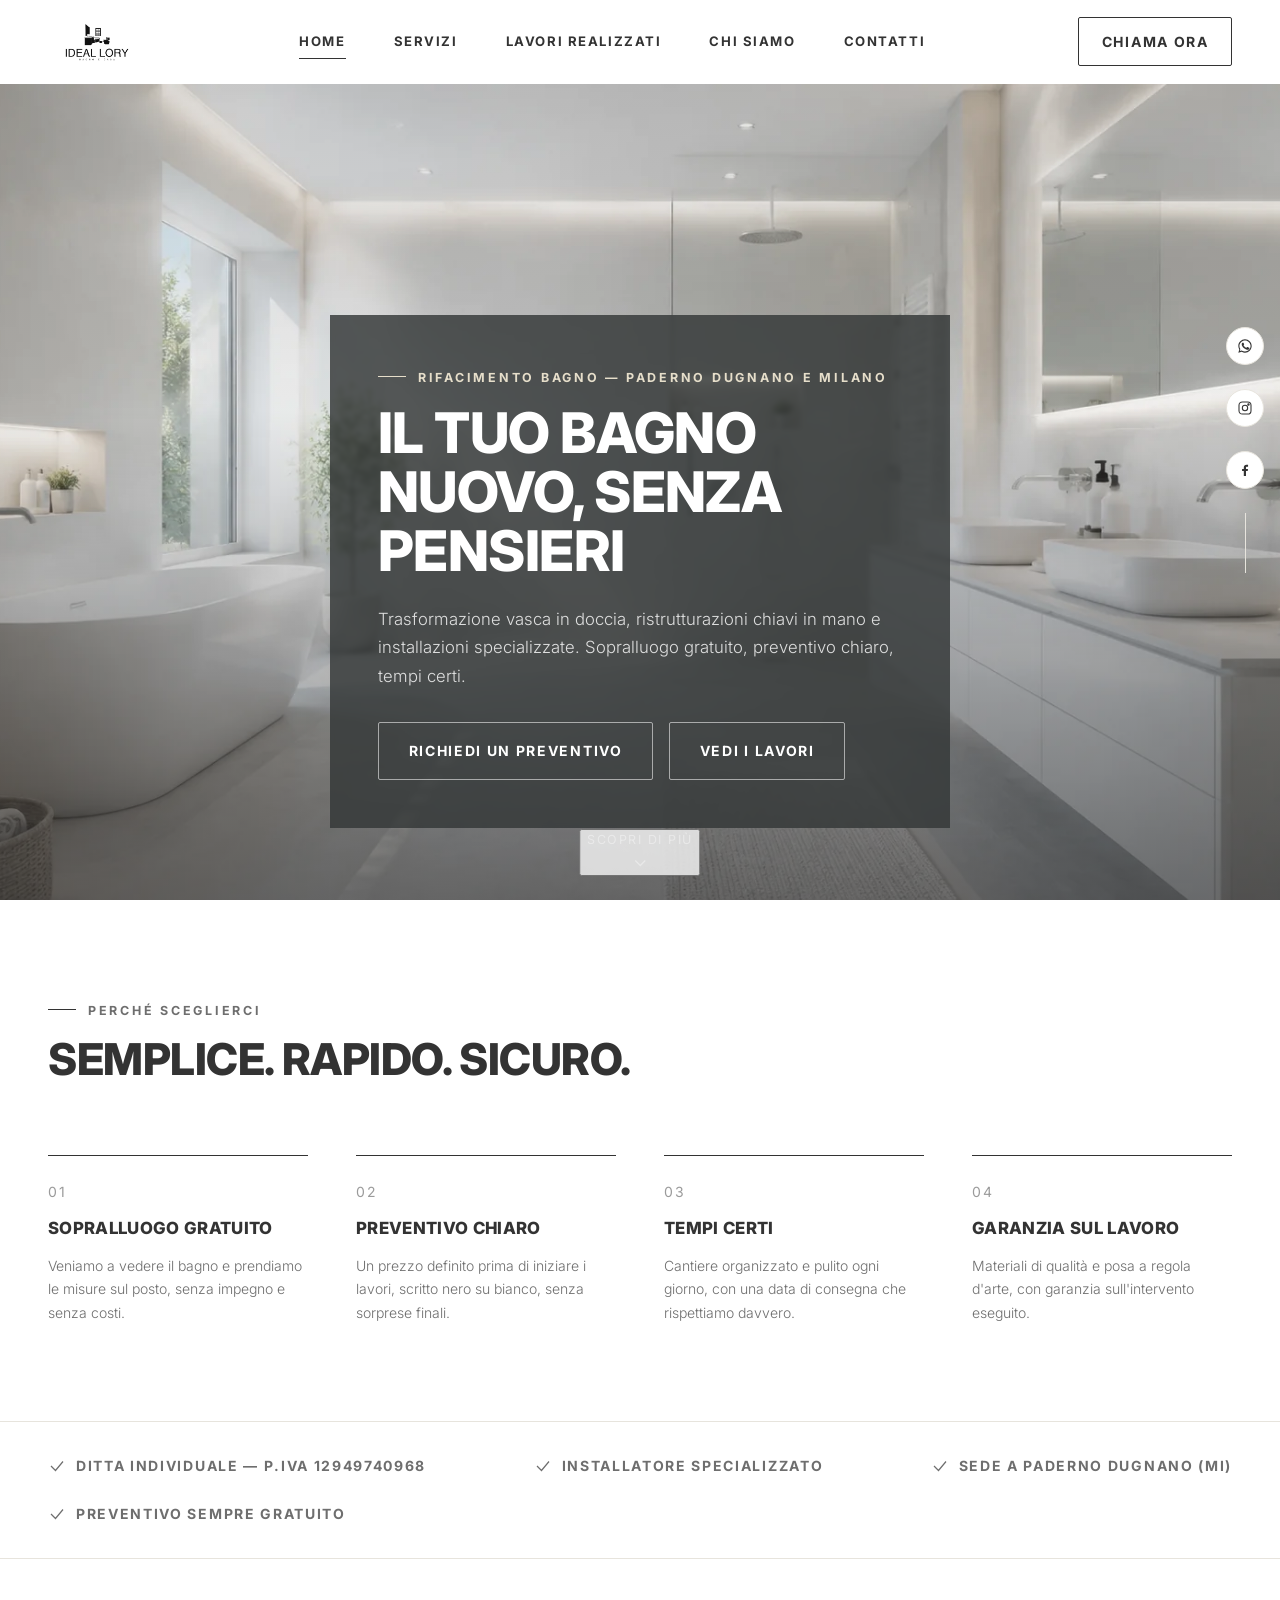
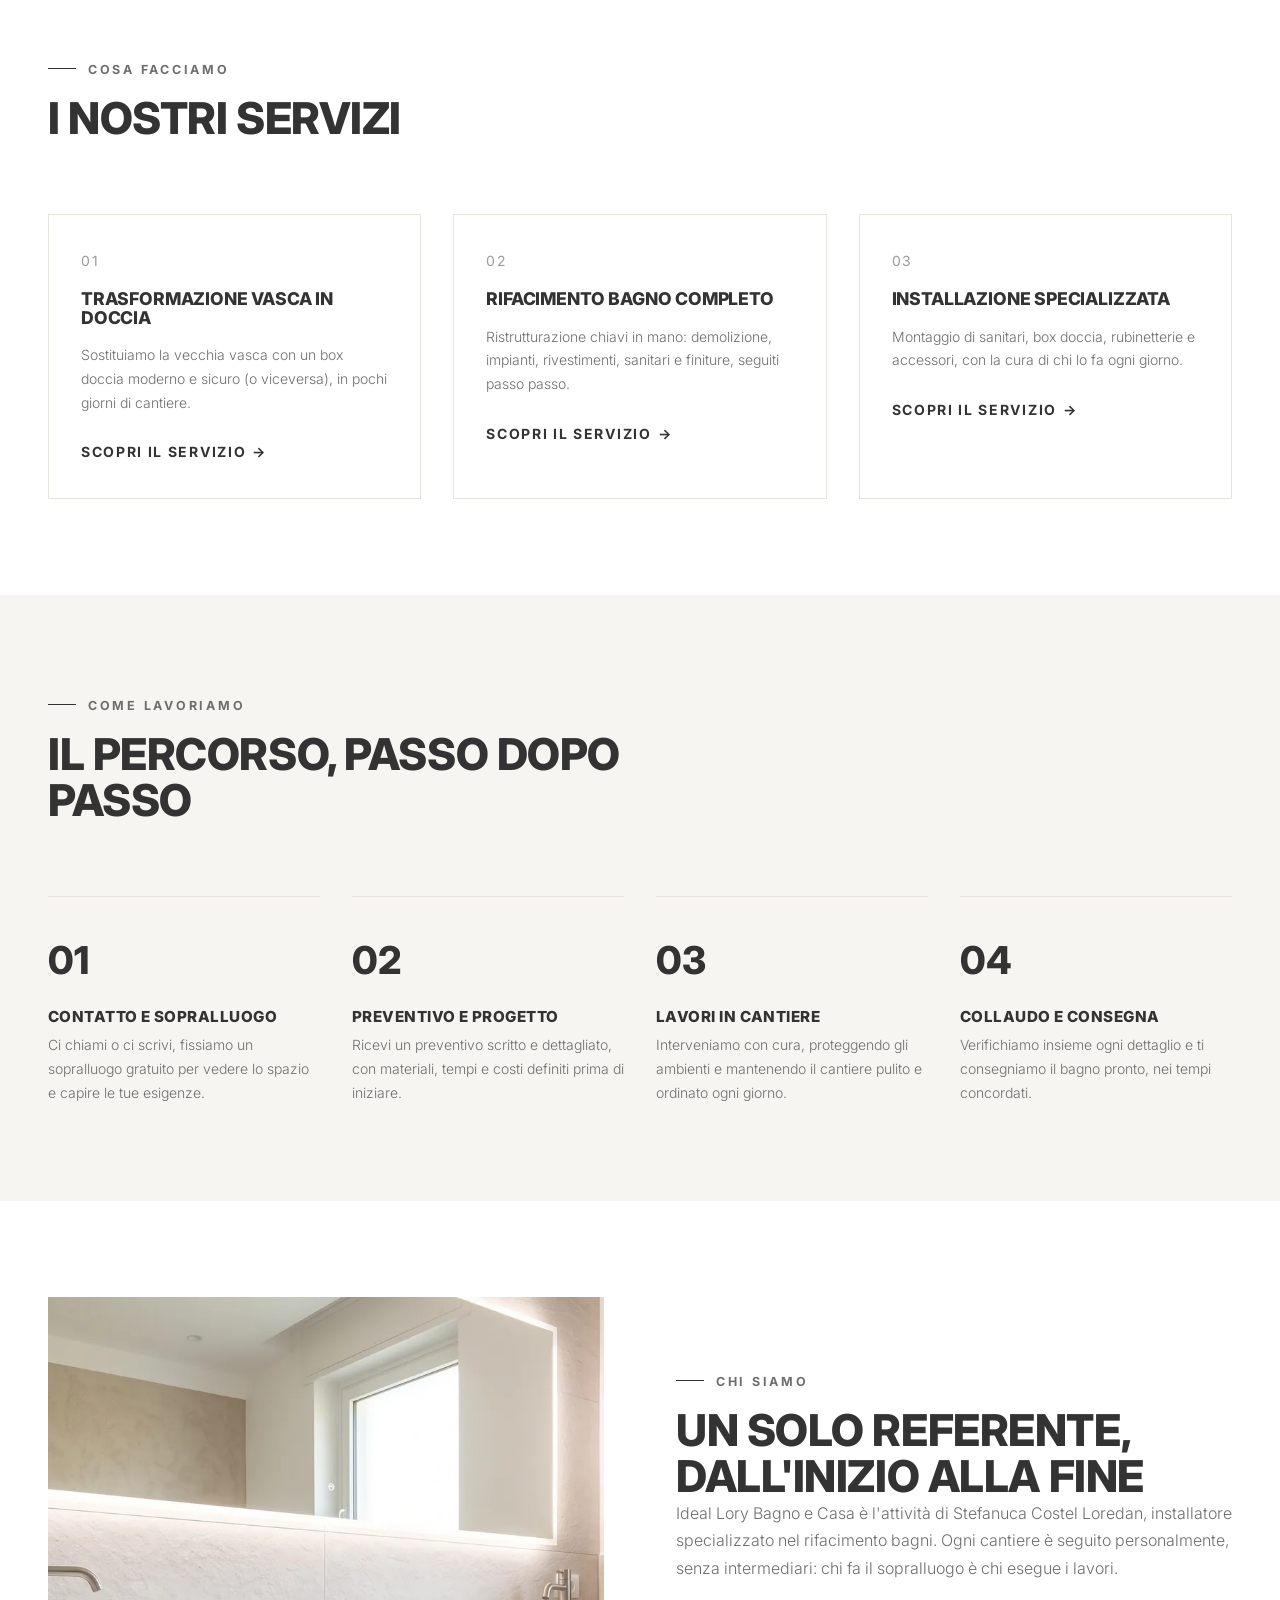
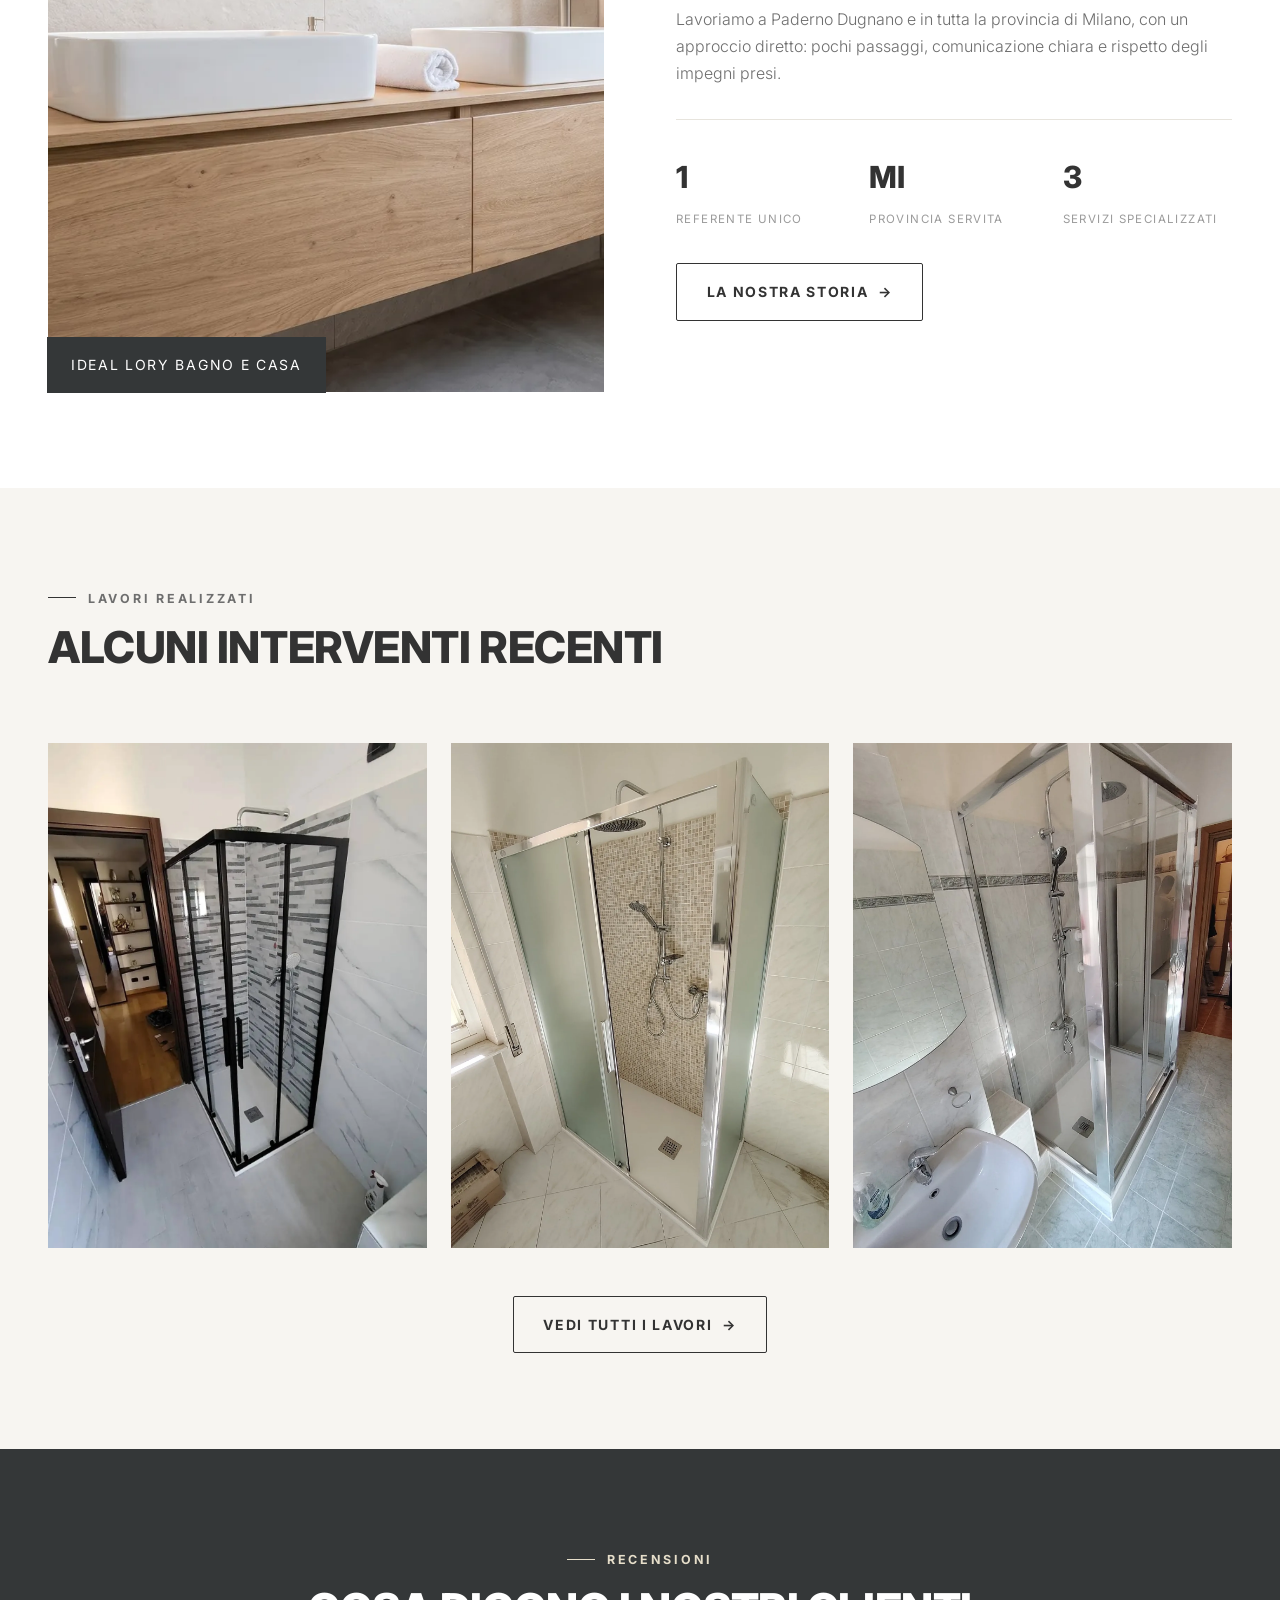
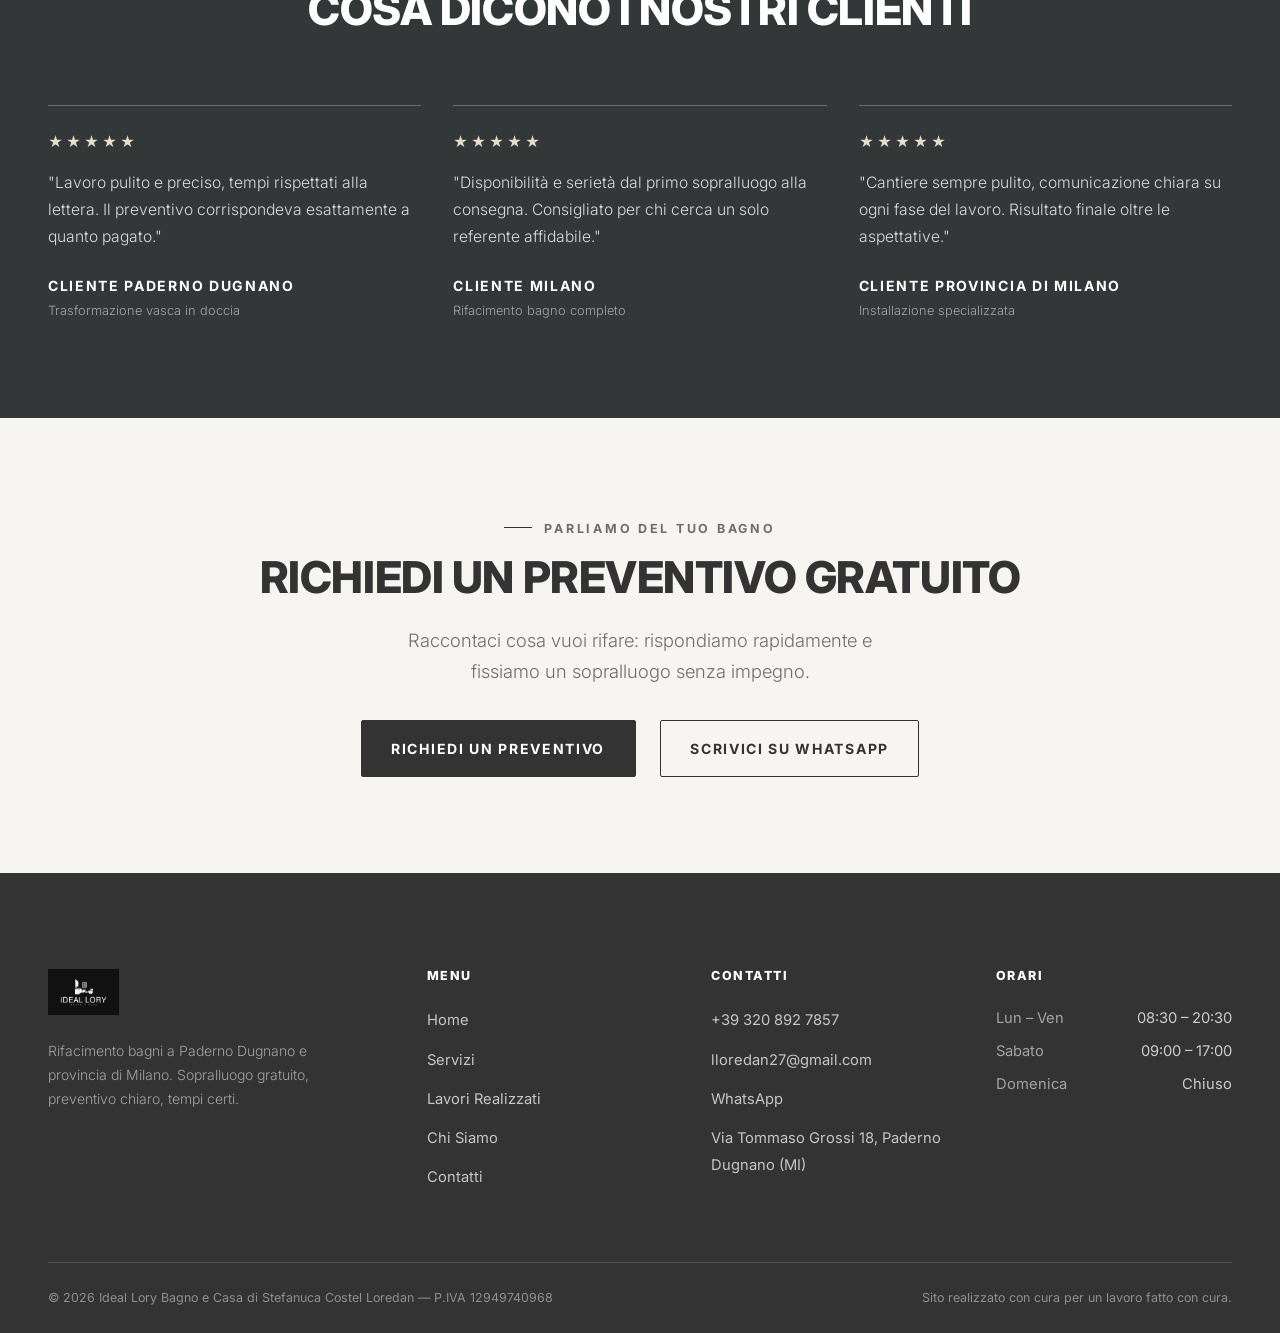
<file: index.html>
<!DOCTYPE html>
<html lang="it">
<head>
<meta charset="UTF-8">
<meta name="viewport" content="width=device-width, initial-scale=1.0">
<title>Rifacimento Bagno a Paderno Dugnano e Milano | Ideal Lory Bagno e Casa</title>
<meta name="description" content="Trasformazione vasca in doccia, rifacimento bagno completo e installazioni specializzate a Paderno Dugnano e provincia di Milano. Sopralluogo gratuito, preventivo chiaro, tempi certi.">
<link rel="canonical" href="https://www.ideallorybagnoecasa.it/">

<!-- Open Graph -->
<meta property="og:type" content="business.business">
<meta property="og:title" content="Ideal Lory Bagno e Casa — Rifacimento Bagno a Paderno Dugnano">
<meta property="og:description" content="Trasformazione vasca in doccia, rifacimento bagno completo e installazioni specializzate. Sopralluogo gratuito e preventivo senza sorprese.">
<meta property="og:image" content="https://www.ideallorybagnoecasa.it/assets/img/hero-home.jpg">
<meta property="og:url" content="https://www.ideallorybagnoecasa.it/">
<meta property="og:locale" content="it_IT">
<meta property="og:site_name" content="Ideal Lory Bagno e Casa">

<!-- Twitter Card -->
<meta name="twitter:card" content="summary_large_image">
<meta name="twitter:title" content="Ideal Lory Bagno e Casa — Rifacimento Bagno a Paderno Dugnano">
<meta name="twitter:description" content="Trasformazione vasca in doccia, rifacimento bagno completo e installazioni specializzate a Paderno Dugnano e provincia di Milano.">
<meta name="twitter:image" content="https://www.ideallorybagnoecasa.it/assets/img/hero-home.jpg">

<!-- Favicon -->
<link rel="icon" type="image/png" sizes="32x32" href="assets/icons/favicon-32.png">
<link rel="icon" type="image/png" sizes="16x16" href="assets/icons/favicon-16.png">
<link rel="apple-touch-icon" sizes="180x180" href="assets/icons/favicon-180.png">
<link rel="icon" type="image/png" sizes="192x192" href="assets/icons/favicon-192.png">

<!-- Font -->
<link rel="preconnect" href="https://fonts.googleapis.com">
<link rel="preconnect" href="https://fonts.gstatic.com" crossorigin>
<link href="https://fonts.googleapis.com/css2?family=Inter:wght@300;400;500;700;800&display=swap" rel="stylesheet">

<link rel="stylesheet" href="css/style.css">

<!-- Dati strutturati LocalBusiness -->
<script type="application/ld+json">
{
  "@context": "https://schema.org",
  "@type": "HomeAndConstructionBusiness",
  "name": "Ideal Lory Bagno e Casa",
  "alternateName": "Ideal Lory di Stefanuca Costel Loredan",
  "image": "https://www.ideallorybagnoecasa.it/assets/img/hero-home.jpg",
  "url": "https://www.ideallorybagnoecasa.it/",
  "telephone": "+393208927857",
  "email": "lloredan27@gmail.com",
  "vatID": "12949740968",
  "priceRange": "€€",
  "address": {
    "@type": "PostalAddress",
    "streetAddress": "Via Tommaso Grossi 18",
    "addressLocality": "Paderno Dugnano",
    "addressRegion": "MI",
    "postalCode": "20037",
    "addressCountry": "IT"
  },
  "openingHoursSpecification": [
    {
      "@type": "OpeningHoursSpecification",
      "dayOfWeek": ["Monday","Tuesday","Wednesday","Thursday","Friday"],
      "opens": "08:30",
      "closes": "20:30"
    },
    {
      "@type": "OpeningHoursSpecification",
      "dayOfWeek": ["Saturday"],
      "opens": "09:00",
      "closes": "17:00"
    }
  ],
  "areaServed": {
    "@type": "City",
    "name": "Paderno Dugnano"
  },
  "sameAs": []
}
</script>
</head>
<body>
<a href="#main" class="skip-link">Vai al contenuto</a>

<!-- ==================== HEADER ==================== -->
<header class="site-header">
  <div class="container">
    <a href="index.html" class="brand" aria-label="Ideal Lory Bagno e Casa — torna alla home">
      <img src="assets/img/logo_bianco.png" alt="Ideal Lory Bagno e Casa" width="140" height="91">
    </a>

    <nav class="nav-main" id="nav-main" aria-label="Menu principale">
      <a href="index.html" aria-current="page">Home</a>
      <a href="servizi.html">Servizi</a>
      <a href="portfolio.html">Lavori Realizzati</a>
      <a href="chi-siamo.html">Chi Siamo</a>
      <a href="contatti.html">Contatti</a>
    </nav>

    <div class="header-cta">
      <a href="tel:+393208927857" class="btn" aria-label="Chiama Ideal Lory">
        <span>Chiama Ora</span>
      </a>
      <button class="nav-toggle" id="nav-toggle" aria-expanded="false" aria-controls="nav-main" aria-label="Apri il menu">
        <span></span>
      </button>
    </div>
  </div>
</header>

<!-- ==================== SOCIAL RAIL ==================== -->
<aside class="social-rail" aria-label="Social e contatti rapidi">
  <a href="https://wa.me/393208927857" target="_blank" rel="noopener" aria-label="Scrivici su WhatsApp">
    <svg viewBox="0 0 24 24" fill="currentColor" aria-hidden="true"><path d="M17.5 14.4c-.3-.1-1.7-.8-1.9-.9-.3-.1-.4-.1-.6.1-.2.3-.7.9-.8 1-.2.2-.3.2-.5.1-.3-.1-1.2-.4-2.2-1.4-.8-.7-1.4-1.6-1.6-1.9-.2-.3 0-.5.1-.6.1-.1.3-.3.4-.5.1-.1.2-.3.3-.4.1-.2 0-.4 0-.5s-.6-1.5-.8-2c-.2-.5-.4-.4-.6-.4h-.5c-.2 0-.5.1-.7.3-.3.3-1 1-1 2.4s1 2.8 1.2 3c.1.2 2 3 4.8 4.3.7.3 1.2.5 1.6.6.7.2 1.3.2 1.8.1.5-.1 1.7-.7 1.9-1.3.2-.7.2-1.2.2-1.3-.1-.1-.3-.2-.5-.3z"/><path d="M12 2C6.5 2 2 6.5 2 12c0 1.9.5 3.6 1.4 5.1L2 22l5.1-1.3C8.6 21.5 10.3 22 12 22c5.5 0 10-4.5 10-10S17.5 2 12 2zm0 18.2c-1.6 0-3.1-.4-4.4-1.2l-.3-.2-3.1.8.8-3-.2-.3C4 14.9 3.6 13.5 3.6 12c0-4.6 3.8-8.4 8.4-8.4s8.4 3.8 8.4 8.4-3.8 8.2-8.4 8.2z"/></svg>
  </a>
  <a href="https://www.instagram.com/" target="_blank" rel="noopener" aria-label="Seguici su Instagram">
    <svg viewBox="0 0 24 24" fill="none" stroke="currentColor" stroke-width="1.6" aria-hidden="true"><rect x="3" y="3" width="18" height="18" rx="5"/><circle cx="12" cy="12" r="4"/><circle cx="17.2" cy="6.8" r="1"/></svg>
  </a>
  <a href="https://www.facebook.com/" target="_blank" rel="noopener" aria-label="Seguici su Facebook">
    <svg viewBox="0 0 24 24" fill="currentColor" aria-hidden="true"><path d="M13.5 21v-7.6h2.6l.4-3h-3v-1.9c0-.9.2-1.5 1.5-1.5h1.6V4.2C16.3 4.1 15.3 4 14.2 4c-2.4 0-4 1.5-4 4.1v2.3H7.6v3h2.6V21h3.3z"/></svg>
  </a>
</aside>

<main id="main">

  <!-- ==================== HERO ==================== -->
  <section class="hero">
    <div class="hero-media">
      <picture>
        <source srcset="assets/img/hero-home.webp" type="image/webp">
        <img src="assets/img/hero-home.jpg" alt="Bagno di design tutto bianco con vasca freestanding e box doccia in cristallo" width="1774" height="887" fetchpriority="high">
      </picture>
    </div>
    <div class="container">
      <div class="hero-panel">
        <span class="eyebrow">Rifacimento Bagno — Paderno Dugnano e Milano</span>
        <h1>Il tuo bagno nuovo, senza pensieri</h1>
        <p>Trasformazione vasca in doccia, ristrutturazioni chiavi in mano e installazioni specializzate. Sopralluogo gratuito, preventivo chiaro, tempi certi.</p>
        <div class="hero-actions">
          <a href="contatti.html" class="btn btn-light">Richiedi un Preventivo</a>
          <a href="portfolio.html" class="btn btn-light">Vedi i Lavori</a>
        </div>
      </div>
    </div>
    <button type="button" class="hero-scroll" aria-label="Scorri alla sezione successiva">
      <span>Scopri di più</span>
      <svg width="20" height="20" viewBox="0 0 24 24" fill="none" stroke="currentColor" stroke-width="1.6" aria-hidden="true"><path d="M6 9l6 6 6-6"/></svg>
    </button>
  </section>

  <!-- ==================== 4 PILASTRI DI VALORE ==================== -->
  <section class="section">
    <div class="container">
      <div class="section-head reveal">
        <span class="eyebrow">Perché sceglierci</span>
        <h2>Semplice. Rapido. Sicuro.</h2>
      </div>
      <div class="pillars">
        <div class="pillar reveal">
          <span class="pillar-num">01</span>
          <h3>Sopralluogo Gratuito</h3>
          <p>Veniamo a vedere il bagno e prendiamo le misure sul posto, senza impegno e senza costi.</p>
        </div>
        <div class="pillar reveal reveal-delay-1">
          <span class="pillar-num">02</span>
          <h3>Preventivo Chiaro</h3>
          <p>Un prezzo definito prima di iniziare i lavori, scritto nero su bianco, senza sorprese finali.</p>
        </div>
        <div class="pillar reveal reveal-delay-2">
          <span class="pillar-num">03</span>
          <h3>Tempi Certi</h3>
          <p>Cantiere organizzato e pulito ogni giorno, con una data di consegna che rispettiamo davvero.</p>
        </div>
        <div class="pillar reveal reveal-delay-3">
          <span class="pillar-num">04</span>
          <h3>Garanzia sul Lavoro</h3>
          <p>Materiali di qualità e posa a regola d'arte, con garanzia sull'intervento eseguito.</p>
        </div>
      </div>
    </div>
  </section>

  <!-- ==================== FASCIA FIDUCIA ==================== -->
  <div class="trust-strip">
    <div class="container">
      <span class="trust-item reveal">
        <svg viewBox="0 0 24 24" fill="none" stroke="currentColor" stroke-width="1.6" aria-hidden="true"><path d="M4 12l6 6L20 6"/></svg>
        Ditta Individuale — P.IVA 12949740968
      </span>
      <span class="trust-item reveal reveal-delay-1">
        <svg viewBox="0 0 24 24" fill="none" stroke="currentColor" stroke-width="1.6" aria-hidden="true"><path d="M4 12l6 6L20 6"/></svg>
        Installatore Specializzato
      </span>
      <span class="trust-item reveal reveal-delay-2">
        <svg viewBox="0 0 24 24" fill="none" stroke="currentColor" stroke-width="1.6" aria-hidden="true"><path d="M4 12l6 6L20 6"/></svg>
        Sede a Paderno Dugnano (MI)
      </span>
      <span class="trust-item reveal reveal-delay-3">
        <svg viewBox="0 0 24 24" fill="none" stroke="currentColor" stroke-width="1.6" aria-hidden="true"><path d="M4 12l6 6L20 6"/></svg>
        Preventivo Sempre Gratuito
      </span>
    </div>
  </div>

  <!-- ==================== SERVIZI (cards) ==================== -->
  <section class="section">
    <div class="container">
      <div class="section-head reveal">
        <span class="eyebrow">Cosa facciamo</span>
        <h2>I nostri servizi</h2>
      </div>
      <div class="service-cards">
        <article class="service-card reveal">
          <span class="pillar-num">01</span>
          <h3>Trasformazione Vasca in Doccia</h3>
          <p>Sostituiamo la vecchia vasca con un box doccia moderno e sicuro (o viceversa), in pochi giorni di cantiere.</p>
          <a href="servizi.html#vasca-doccia">Scopri il servizio</a>
        </article>
        <article class="service-card reveal reveal-delay-1">
          <span class="pillar-num">02</span>
          <h3>Rifacimento Bagno Completo</h3>
          <p>Ristrutturazione chiavi in mano: demolizione, impianti, rivestimenti, sanitari e finiture, seguiti passo passo.</p>
          <a href="servizi.html#bagno-completo">Scopri il servizio</a>
        </article>
        <article class="service-card reveal reveal-delay-2">
          <span class="pillar-num">03</span>
          <h3>Installazione Specializzata</h3>
          <p>Montaggio di sanitari, box doccia, rubinetterie e accessori, con la cura di chi lo fa ogni giorno.</p>
          <a href="servizi.html#installazione">Scopri il servizio</a>
        </article>
      </div>
    </div>
  </section>

  <!-- ==================== TIMELINE / PERCORSO CLIENTE ==================== -->
  <section class="section" style="background: var(--color-surface);">
    <div class="container">
      <div class="section-head reveal">
        <span class="eyebrow">Come lavoriamo</span>
        <h2>Il percorso, passo dopo passo</h2>
      </div>
      <div class="timeline">
        <div class="timeline-step reveal">
          <span class="step-num">01</span>
          <h4>Contatto e Sopralluogo</h4>
          <p>Ci chiami o ci scrivi, fissiamo un sopralluogo gratuito per vedere lo spazio e capire le tue esigenze.</p>
        </div>
        <div class="timeline-step reveal reveal-delay-1">
          <span class="step-num">02</span>
          <h4>Preventivo e Progetto</h4>
          <p>Ricevi un preventivo scritto e dettagliato, con materiali, tempi e costi definiti prima di iniziare.</p>
        </div>
        <div class="timeline-step reveal reveal-delay-2">
          <span class="step-num">03</span>
          <h4>Lavori in Cantiere</h4>
          <p>Interveniamo con cura, proteggendo gli ambienti e mantenendo il cantiere pulito e ordinato ogni giorno.</p>
        </div>
        <div class="timeline-step reveal reveal-delay-3">
          <span class="step-num">04</span>
          <h4>Collaudo e Consegna</h4>
          <p>Verifichiamo insieme ogni dettaglio e ti consegniamo il bagno pronto, nei tempi concordati.</p>
        </div>
      </div>
    </div>
  </section>

  <!-- ==================== STORIA / ABOUT ==================== -->
  <section class="section">
    <div class="container">
      <div class="story">
        <div class="story-media reveal">
          <picture>
            <source srcset="assets/img/atmosfera-doppio-lavabo.webp" type="image/webp">
            <img src="assets/img/atmosfera-doppio-lavabo.jpg" alt="Doppio lavabo in un bagno moderno con rubinetteria in acciaio" width="1800" height="981" loading="lazy">
          </picture>
          <span class="media-tag">Ideal Lory Bagno e Casa</span>
        </div>
        <div class="story-content reveal reveal-delay-1">
          <span class="eyebrow">Chi siamo</span>
          <h2>Un solo referente, dall'inizio alla fine</h2>
          <p>Ideal Lory Bagno e Casa è l'attività di Stefanuca Costel Loredan, installatore specializzato nel rifacimento bagni. Ogni cantiere è seguito personalmente, senza intermediari: chi fa il sopralluogo è chi esegue i lavori.</p>
          <p>Lavoriamo a Paderno Dugnano e in tutta la provincia di Milano, con un approccio diretto: pochi passaggi, comunicazione chiara e rispetto degli impegni presi.</p>
          <div class="story-stats">
            <div class="stat">
              <span class="stat-num">1</span>
              <span class="stat-label">Referente Unico</span>
            </div>
            <div class="stat">
              <span class="stat-num">MI</span>
              <span class="stat-label">Provincia Servita</span>
            </div>
            <div class="stat">
              <span class="stat-num">3</span>
              <span class="stat-label">Servizi Specializzati</span>
            </div>
          </div>
          <div style="margin-top: var(--space-4);">
            <a href="chi-siamo.html" class="btn btn-arrow">La nostra storia</a>
          </div>
        </div>
      </div>
    </div>
  </section>

  <!-- ==================== ANTEPRIMA PORTFOLIO ==================== -->
  <section class="section" style="background: var(--color-surface);">
    <div class="container">
      <div class="section-head reveal">
        <span class="eyebrow">Lavori realizzati</span>
        <h2>Alcuni interventi recenti</h2>
      </div>
      <div class="gallery-grid">
        <a href="portfolio.html" class="gallery-card reveal">
          <picture>
            <source srcset="assets/img/lavoro-doccia-nera.webp" type="image/webp">
            <img src="assets/img/lavoro-doccia-nera.jpg" alt="Box doccia in profilo nero con rivestimento marmorizzato" width="1080" height="1440" loading="lazy">
          </picture>
          <div class="gallery-overlay">
            <span class="cat">Bagno Completo</span>
            <h4>Box doccia in profilo nero</h4>
            <span class="view-btn">Vedi il lavoro</span>
          </div>
        </a>
        <a href="portfolio.html" class="gallery-card reveal reveal-delay-1">
          <picture>
            <source srcset="assets/img/dopo2.webp" type="image/webp">
            <img src="assets/img/dopo2.jpg" alt="Box doccia con rivestimento a mosaico beige e porta a battente" width="1400" height="1866" loading="lazy">
          </picture>
          <div class="gallery-overlay">
            <span class="cat">Trasformazione</span>
            <h4>Nuovo box doccia a mosaico</h4>
            <span class="view-btn">Vedi il lavoro</span>
          </div>
        </a>
        <a href="portfolio.html" class="gallery-card reveal reveal-delay-2">
          <picture>
            <source srcset="assets/img/dopo4.webp" type="image/webp">
            <img src="assets/img/dopo4.jpg" alt="Bagno rifatto con box doccia in cristallo e rivestimento marmo" width="1400" height="1866" loading="lazy">
          </picture>
          <div class="gallery-overlay">
            <span class="cat">Installazione</span>
            <h4>Rifacimento completo bagno</h4>
            <span class="view-btn">Vedi il lavoro</span>
          </div>
        </a>
      </div>
      <div class="text-center reveal" style="margin-top: var(--space-5);">
        <a href="portfolio.html" class="btn btn-arrow">Vedi tutti i lavori</a>
      </div>
    </div>
  </section>

  <!-- ==================== RECENSIONI ==================== -->
  <section class="reviews">
    <div class="container">
      <div class="section-head center reveal">
        <span class="eyebrow">Recensioni</span>
        <h2>Cosa dicono i nostri clienti</h2>
      </div>
      <!--
        NOTA PER IL CLIENTE: le recensioni sottostanti sono segnaposto.
        Sostituiscile con recensioni reali (es. copiate da Google Recensioni)
        non appena disponibili, per mantenere il sito autentico e credibile.
      -->
      <div class="reviews-grid">
        <div class="review-card reveal">
          <div class="review-stars" aria-label="Valutazione 5 su 5">★★★★★</div>
          <p>"Lavoro pulito e preciso, tempi rispettati alla lettera. Il preventivo corrispondeva esattamente a quanto pagato."</p>
          <div class="review-author">Cliente Paderno Dugnano<span>Trasformazione vasca in doccia</span></div>
        </div>
        <div class="review-card reveal reveal-delay-1">
          <div class="review-stars" aria-label="Valutazione 5 su 5">★★★★★</div>
          <p>"Disponibilità e serietà dal primo sopralluogo alla consegna. Consigliato per chi cerca un solo referente affidabile."</p>
          <div class="review-author">Cliente Milano<span>Rifacimento bagno completo</span></div>
        </div>
        <div class="review-card reveal reveal-delay-2">
          <div class="review-stars" aria-label="Valutazione 5 su 5">★★★★★</div>
          <p>"Cantiere sempre pulito, comunicazione chiara su ogni fase del lavoro. Risultato finale oltre le aspettative."</p>
          <div class="review-author">Cliente Provincia di Milano<span>Installazione specializzata</span></div>
        </div>
      </div>
    </div>
  </section>

  <!-- ==================== CTA FINALE ==================== -->
  <section class="cta-banner">
    <div class="container">
      <div class="reveal">
        <span class="eyebrow">Parliamo del tuo bagno</span>
        <h2>Richiedi un preventivo gratuito</h2>
        <p class="lede">Raccontaci cosa vuoi rifare: rispondiamo rapidamente e fissiamo un sopralluogo senza impegno.</p>
        <div class="cta-actions">
          <a href="contatti.html" class="btn btn-solid">Richiedi un Preventivo</a>
          <a href="https://wa.me/393208927857" class="btn" target="_blank" rel="noopener">Scrivici su WhatsApp</a>
        </div>
      </div>
    </div>
  </section>

</main>

<!-- ==================== FOOTER ==================== -->
<footer class="site-footer">
  <div class="container">
    <div class="footer-grid">
      <div class="footer-brand">
        <img src="assets/img/logo_nero.png" alt="Ideal Lory Bagno e Casa" width="140" height="91">
        <p>Rifacimento bagni a Paderno Dugnano e provincia di Milano. Sopralluogo gratuito, preventivo chiaro, tempi certi.</p>
      </div>
      <div class="footer-col">
        <h4>Menu</h4>
        <ul>
          <li><a href="index.html">Home</a></li>
          <li><a href="servizi.html">Servizi</a></li>
          <li><a href="portfolio.html">Lavori Realizzati</a></li>
          <li><a href="chi-siamo.html">Chi Siamo</a></li>
          <li><a href="contatti.html">Contatti</a></li>
        </ul>
      </div>
      <div class="footer-col">
        <h4>Contatti</h4>
        <ul>
          <li><a href="tel:+393208927857">+39 320 892 7857</a></li>
          <li><a href="mailto:lloredan27@gmail.com">lloredan27@gmail.com</a></li>
          <li><a href="https://wa.me/393208927857" target="_blank" rel="noopener">WhatsApp</a></li>
          <li><a href="https://www.google.com/maps/search/?api=1&query=Via+Tommaso+Grossi+18+Paderno+Dugnano+MI" target="_blank" rel="noopener">Via Tommaso Grossi 18, Paderno Dugnano (MI)</a></li>
        </ul>
      </div>
      <div class="footer-col">
        <h4>Orari</h4>
        <div class="footer-hours">
          <div class="row"><span>Lun – Ven</span><span>08:30 – 20:30</span></div>
          <div class="row"><span>Sabato</span><span>09:00 – 17:00</span></div>
          <div class="row"><span>Domenica</span><span>Chiuso</span></div>
        </div>
      </div>
    </div>
    <div class="footer-bottom">
      <span>© <span id="current-year">2026</span> Ideal Lory Bagno e Casa di Stefanuca Costel Loredan — P.IVA 12949740968</span>
      <span>Sito realizzato con cura per un lavoro fatto con cura.</span>
    </div>
  </div>
</footer>

<script src="js/main.js"></script>
</body>
</html>
</file>
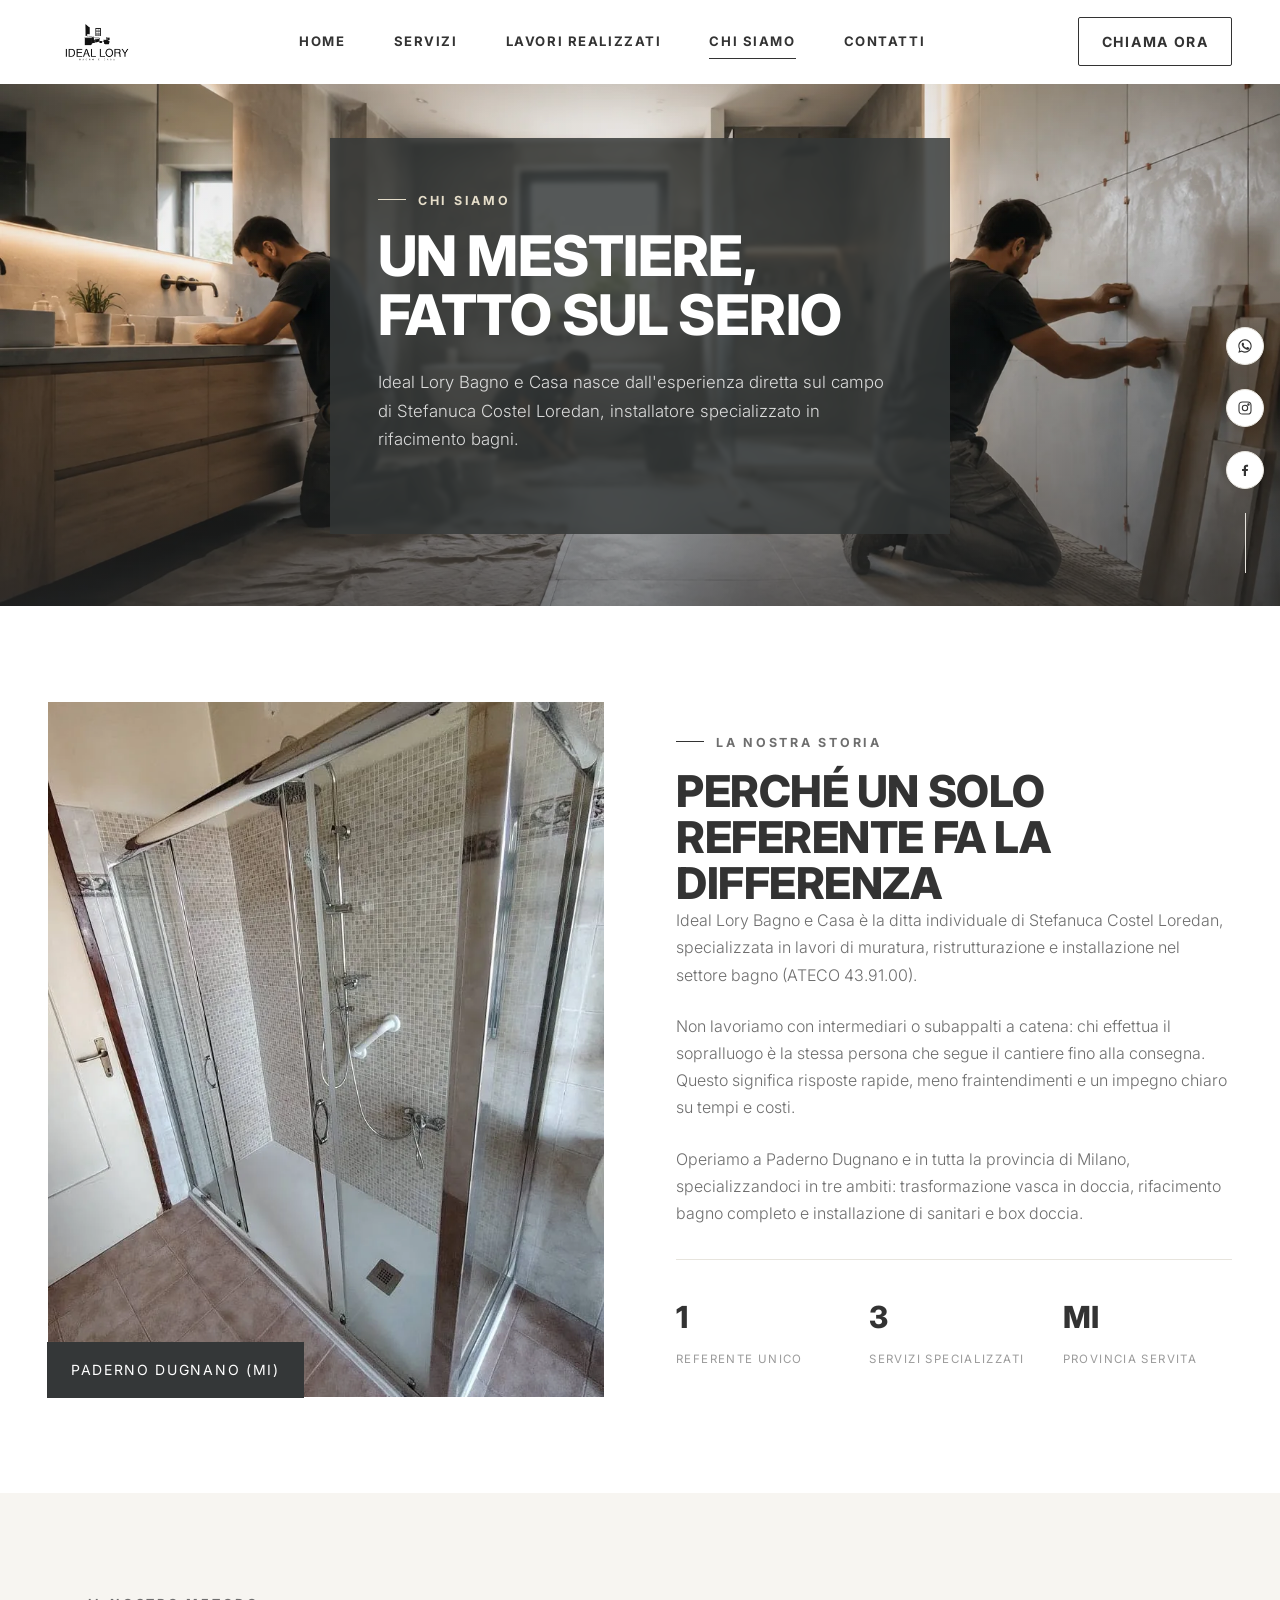
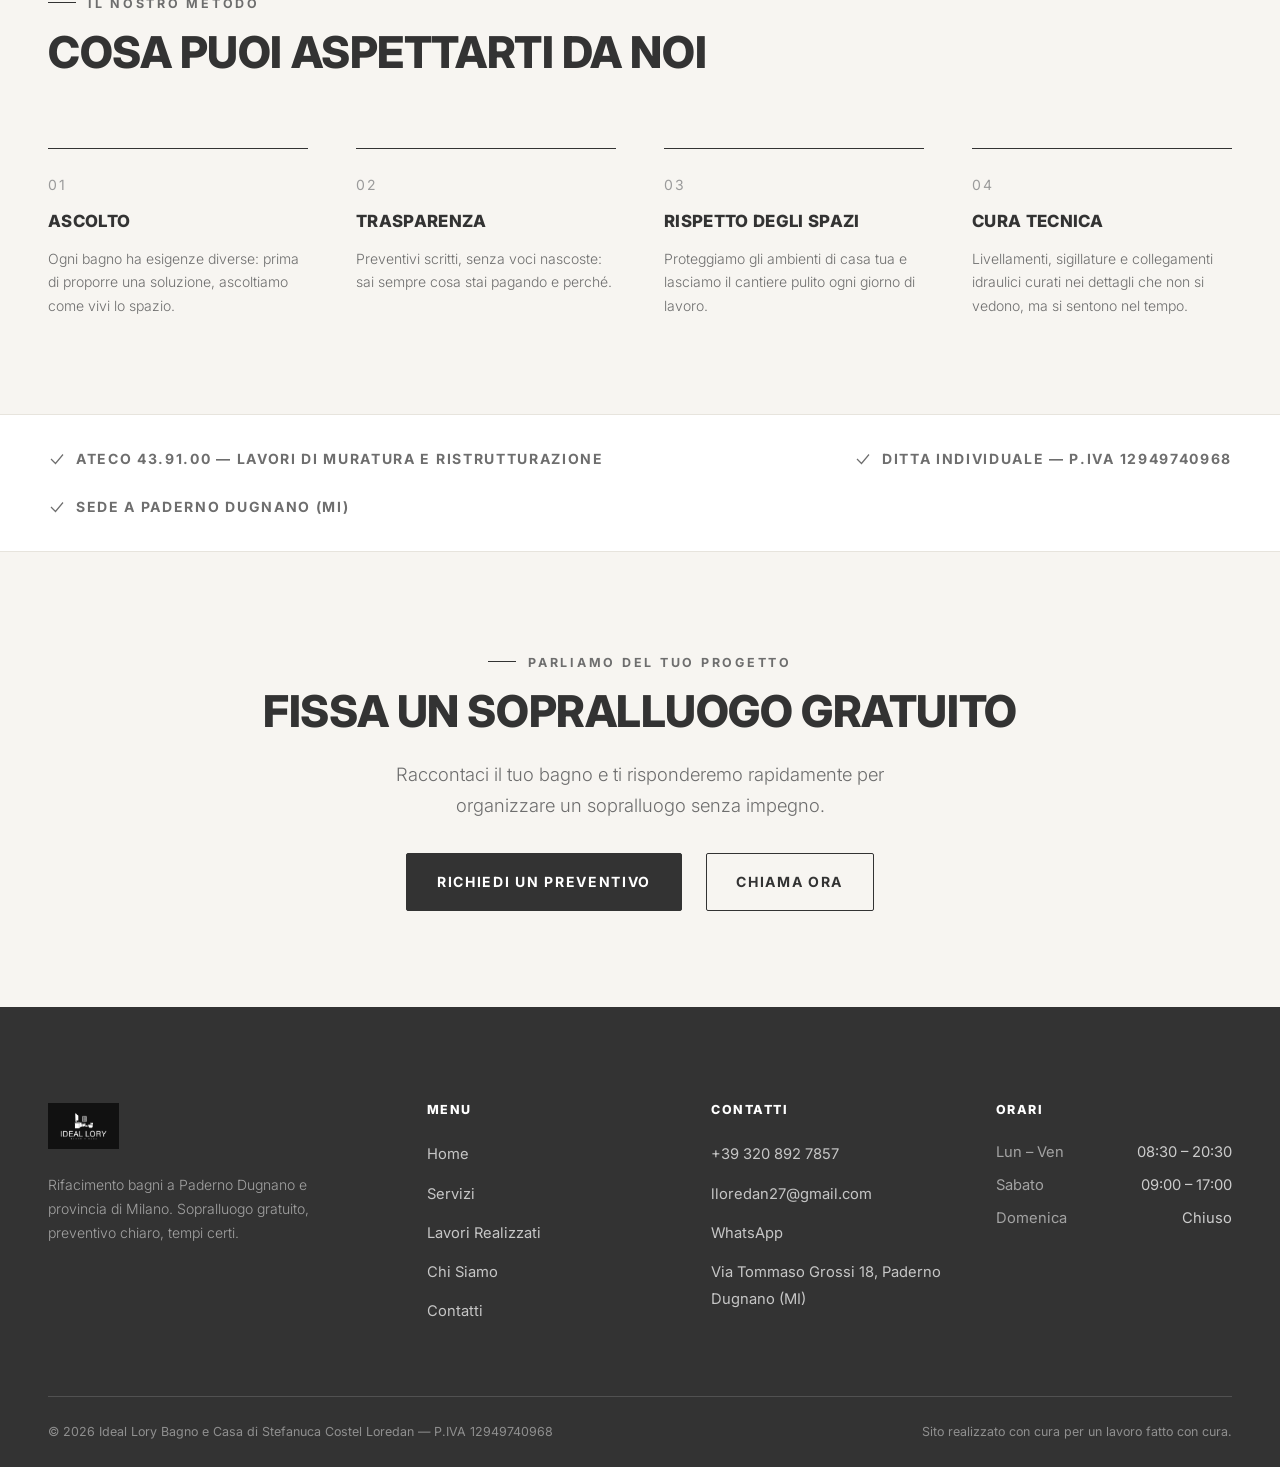
<file: chi-siamo.html>
<!DOCTYPE html>
<html lang="it">
<head>
<meta charset="UTF-8">
<meta name="viewport" content="width=device-width, initial-scale=1.0">
<title>Chi Siamo — Ideal Lory Bagno e Casa | Paderno Dugnano</title>
<meta name="description" content="Ideal Lory Bagno e Casa è l'attività di Stefanuca Costel Loredan, installatore specializzato in rifacimento bagni a Paderno Dugnano e provincia di Milano.">
<link rel="canonical" href="https://www.ideallorybagnoecasa.it/chi-siamo.html">

<meta property="og:type" content="website">
<meta property="og:title" content="Chi Siamo | Ideal Lory Bagno e Casa">
<meta property="og:description" content="Un solo referente, dal sopralluogo alla consegna. Scopri chi c'è dietro Ideal Lory Bagno e Casa.">
<meta property="og:image" content="https://www.ideallorybagnoecasa.it/assets/img/hero-chisiamo.jpg">
<meta property="og:url" content="https://www.ideallorybagnoecasa.it/chi-siamo.html">
<meta property="og:locale" content="it_IT">
<meta property="og:site_name" content="Ideal Lory Bagno e Casa">

<meta name="twitter:card" content="summary_large_image">
<meta name="twitter:title" content="Chi Siamo | Ideal Lory Bagno e Casa">
<meta name="twitter:description" content="Un solo referente, dal sopralluogo alla consegna.">
<meta name="twitter:image" content="https://www.ideallorybagnoecasa.it/assets/img/hero-chisiamo.jpg">

<link rel="icon" type="image/png" sizes="32x32" href="assets/icons/favicon-32.png">
<link rel="icon" type="image/png" sizes="16x16" href="assets/icons/favicon-16.png">
<link rel="apple-touch-icon" sizes="180x180" href="assets/icons/favicon-180.png">

<link rel="preconnect" href="https://fonts.googleapis.com">
<link rel="preconnect" href="https://fonts.gstatic.com" crossorigin>
<link href="https://fonts.googleapis.com/css2?family=Inter:wght@300;400;500;700;800&display=swap" rel="stylesheet">

<link rel="stylesheet" href="css/style.css">
</head>
<body>
<a href="#main" class="skip-link">Vai al contenuto</a>

<header class="site-header">
  <div class="container">
    <a href="index.html" class="brand" aria-label="Ideal Lory Bagno e Casa — torna alla home">
      <img src="assets/img/logo_bianco.png" alt="Ideal Lory Bagno e Casa" width="140" height="91">
    </a>
    <nav class="nav-main" id="nav-main" aria-label="Menu principale">
      <a href="index.html">Home</a>
      <a href="servizi.html">Servizi</a>
      <a href="portfolio.html">Lavori Realizzati</a>
      <a href="chi-siamo.html" aria-current="page">Chi Siamo</a>
      <a href="contatti.html">Contatti</a>
    </nav>
    <div class="header-cta">
      <a href="tel:+393208927857" class="btn"><span>Chiama Ora</span></a>
      <button class="nav-toggle" id="nav-toggle" aria-expanded="false" aria-controls="nav-main" aria-label="Apri il menu">
        <span></span>
      </button>
    </div>
  </div>
</header>

<aside class="social-rail" aria-label="Social e contatti rapidi">
  <a href="https://wa.me/393208927857" target="_blank" rel="noopener" aria-label="Scrivici su WhatsApp">
    <svg viewBox="0 0 24 24" fill="currentColor" aria-hidden="true"><path d="M17.5 14.4c-.3-.1-1.7-.8-1.9-.9-.3-.1-.4-.1-.6.1-.2.3-.7.9-.8 1-.2.2-.3.2-.5.1-.3-.1-1.2-.4-2.2-1.4-.8-.7-1.4-1.6-1.6-1.9-.2-.3 0-.5.1-.6.1-.1.3-.3.4-.5.1-.1.2-.3.3-.4.1-.2 0-.4 0-.5s-.6-1.5-.8-2c-.2-.5-.4-.4-.6-.4h-.5c-.2 0-.5.1-.7.3-.3.3-1 1-1 2.4s1 2.8 1.2 3c.1.2 2 3 4.8 4.3.7.3 1.2.5 1.6.6.7.2 1.3.2 1.8.1.5-.1 1.7-.7 1.9-1.3.2-.7.2-1.2.2-1.3-.1-.1-.3-.2-.5-.3z"/><path d="M12 2C6.5 2 2 6.5 2 12c0 1.9.5 3.6 1.4 5.1L2 22l5.1-1.3C8.6 21.5 10.3 22 12 22c5.5 0 10-4.5 10-10S17.5 2 12 2zm0 18.2c-1.6 0-3.1-.4-4.4-1.2l-.3-.2-3.1.8.8-3-.2-.3C4 14.9 3.6 13.5 3.6 12c0-4.6 3.8-8.4 8.4-8.4s8.4 3.8 8.4 8.4-3.8 8.2-8.4 8.2z"/></svg>
  </a>
  <a href="https://www.instagram.com/" target="_blank" rel="noopener" aria-label="Seguici su Instagram">
    <svg viewBox="0 0 24 24" fill="none" stroke="currentColor" stroke-width="1.6" aria-hidden="true"><rect x="3" y="3" width="18" height="18" rx="5"/><circle cx="12" cy="12" r="4"/><circle cx="17.2" cy="6.8" r="1"/></svg>
  </a>
  <a href="https://www.facebook.com/" target="_blank" rel="noopener" aria-label="Seguici su Facebook">
    <svg viewBox="0 0 24 24" fill="currentColor" aria-hidden="true"><path d="M13.5 21v-7.6h2.6l.4-3h-3v-1.9c0-.9.2-1.5 1.5-1.5h1.6V4.2C16.3 4.1 15.3 4 14.2 4c-2.4 0-4 1.5-4 4.1v2.3H7.6v3h2.6V21h3.3z"/></svg>
  </a>
</aside>

<main id="main">

  <section class="hero hero-page">
    <div class="hero-media">
      <picture>
        <source srcset="assets/img/hero-chisiamo.webp" type="image/webp">
        <img src="assets/img/hero-chisiamo.jpg" alt="Il nostro team al lavoro durante la ristrutturazione di un bagno" width="1774" height="887" fetchpriority="high">
      </picture>
    </div>
    <div class="container">
      <div class="hero-panel">
        <span class="eyebrow">Chi siamo</span>
        <h1>Un mestiere, fatto sul serio</h1>
        <p>Ideal Lory Bagno e Casa nasce dall'esperienza diretta sul campo di Stefanuca Costel Loredan, installatore specializzato in rifacimento bagni.</p>
      </div>
    </div>
  </section>

  <!-- ==================== STORIA ==================== -->
  <section class="section">
    <div class="container">
      <div class="story">
        <div class="story-media reveal">
          <picture>
            <source srcset="assets/img/dopo3.webp" type="image/webp">
            <img src="assets/img/dopo3.jpg" alt="Box doccia realizzato da Ideal Lory con maniglione di sicurezza" width="768" height="1024" loading="lazy">
          </picture>
          <span class="media-tag">Paderno Dugnano (MI)</span>
        </div>
        <div class="story-content reveal reveal-delay-1">
          <span class="eyebrow">La nostra storia</span>
          <h2>Perché un solo referente fa la differenza</h2>
          <p>Ideal Lory Bagno e Casa è la ditta individuale di Stefanuca Costel Loredan, specializzata in lavori di muratura, ristrutturazione e installazione nel settore bagno (ATECO 43.91.00).</p>
          <p>Non lavoriamo con intermediari o subappalti a catena: chi effettua il sopralluogo è la stessa persona che segue il cantiere fino alla consegna. Questo significa risposte rapide, meno fraintendimenti e un impegno chiaro su tempi e costi.</p>
          <p>Operiamo a Paderno Dugnano e in tutta la provincia di Milano, specializzandoci in tre ambiti: trasformazione vasca in doccia, rifacimento bagno completo e installazione di sanitari e box doccia.</p>
          <div class="story-stats">
            <div class="stat">
              <span class="stat-num">1</span>
              <span class="stat-label">Referente Unico</span>
            </div>
            <div class="stat">
              <span class="stat-num">3</span>
              <span class="stat-label">Servizi Specializzati</span>
            </div>
            <div class="stat">
              <span class="stat-num">MI</span>
              <span class="stat-label">Provincia Servita</span>
            </div>
          </div>
        </div>
      </div>
    </div>
  </section>

  <!-- ==================== VALORI / METODO ==================== -->
  <section class="section" style="background: var(--color-surface);">
    <div class="container">
      <div class="section-head reveal">
        <span class="eyebrow">Il nostro metodo</span>
        <h2>Cosa puoi aspettarti da noi</h2>
      </div>
      <div class="pillars">
        <div class="pillar reveal">
          <span class="pillar-num">01</span>
          <h3>Ascolto</h3>
          <p>Ogni bagno ha esigenze diverse: prima di proporre una soluzione, ascoltiamo come vivi lo spazio.</p>
        </div>
        <div class="pillar reveal reveal-delay-1">
          <span class="pillar-num">02</span>
          <h3>Trasparenza</h3>
          <p>Preventivi scritti, senza voci nascoste: sai sempre cosa stai pagando e perché.</p>
        </div>
        <div class="pillar reveal reveal-delay-2">
          <span class="pillar-num">03</span>
          <h3>Rispetto degli spazi</h3>
          <p>Proteggiamo gli ambienti di casa tua e lasciamo il cantiere pulito ogni giorno di lavoro.</p>
        </div>
        <div class="pillar reveal reveal-delay-3">
          <span class="pillar-num">04</span>
          <h3>Cura tecnica</h3>
          <p>Livellamenti, sigillature e collegamenti idraulici curati nei dettagli che non si vedono, ma si sentono nel tempo.</p>
        </div>
      </div>
    </div>
  </section>

  <!-- ==================== FASCIA FIDUCIA ==================== -->
  <div class="trust-strip">
    <div class="container">
      <span class="trust-item reveal">
        <svg viewBox="0 0 24 24" fill="none" stroke="currentColor" stroke-width="1.6" aria-hidden="true"><path d="M4 12l6 6L20 6"/></svg>
        ATECO 43.91.00 — Lavori di Muratura e Ristrutturazione
      </span>
      <span class="trust-item reveal reveal-delay-1">
        <svg viewBox="0 0 24 24" fill="none" stroke="currentColor" stroke-width="1.6" aria-hidden="true"><path d="M4 12l6 6L20 6"/></svg>
        Ditta Individuale — P.IVA 12949740968
      </span>
      <span class="trust-item reveal reveal-delay-2">
        <svg viewBox="0 0 24 24" fill="none" stroke="currentColor" stroke-width="1.6" aria-hidden="true"><path d="M4 12l6 6L20 6"/></svg>
        Sede a Paderno Dugnano (MI)
      </span>
    </div>
  </div>

  <!-- ==================== CTA ==================== -->
  <section class="cta-banner">
    <div class="container">
      <div class="reveal">
        <span class="eyebrow">Parliamo del tuo progetto</span>
        <h2>Fissa un sopralluogo gratuito</h2>
        <p class="lede">Raccontaci il tuo bagno e ti risponderemo rapidamente per organizzare un sopralluogo senza impegno.</p>
        <div class="cta-actions">
          <a href="contatti.html" class="btn btn-solid">Richiedi un Preventivo</a>
          <a href="tel:+393208927857" class="btn">Chiama Ora</a>
        </div>
      </div>
    </div>
  </section>

</main>

<footer class="site-footer">
  <div class="container">
    <div class="footer-grid">
      <div class="footer-brand">
        <img src="assets/img/logo_nero.png" alt="Ideal Lory Bagno e Casa" width="140" height="91">
        <p>Rifacimento bagni a Paderno Dugnano e provincia di Milano. Sopralluogo gratuito, preventivo chiaro, tempi certi.</p>
      </div>
      <div class="footer-col">
        <h4>Menu</h4>
        <ul>
          <li><a href="index.html">Home</a></li>
          <li><a href="servizi.html">Servizi</a></li>
          <li><a href="portfolio.html">Lavori Realizzati</a></li>
          <li><a href="chi-siamo.html">Chi Siamo</a></li>
          <li><a href="contatti.html">Contatti</a></li>
        </ul>
      </div>
      <div class="footer-col">
        <h4>Contatti</h4>
        <ul>
          <li><a href="tel:+393208927857">+39 320 892 7857</a></li>
          <li><a href="mailto:lloredan27@gmail.com">lloredan27@gmail.com</a></li>
          <li><a href="https://wa.me/393208927857" target="_blank" rel="noopener">WhatsApp</a></li>
          <li><a href="https://www.google.com/maps/search/?api=1&query=Via+Tommaso+Grossi+18+Paderno+Dugnano+MI" target="_blank" rel="noopener">Via Tommaso Grossi 18, Paderno Dugnano (MI)</a></li>
        </ul>
      </div>
      <div class="footer-col">
        <h4>Orari</h4>
        <div class="footer-hours">
          <div class="row"><span>Lun – Ven</span><span>08:30 – 20:30</span></div>
          <div class="row"><span>Sabato</span><span>09:00 – 17:00</span></div>
          <div class="row"><span>Domenica</span><span>Chiuso</span></div>
        </div>
      </div>
    </div>
    <div class="footer-bottom">
      <span>© <span id="current-year">2026</span> Ideal Lory Bagno e Casa di Stefanuca Costel Loredan — P.IVA 12949740968</span>
      <span>Sito realizzato con cura per un lavoro fatto con cura.</span>
    </div>
  </div>
</footer>

<script src="js/main.js"></script>
</body>
</html>
</file>
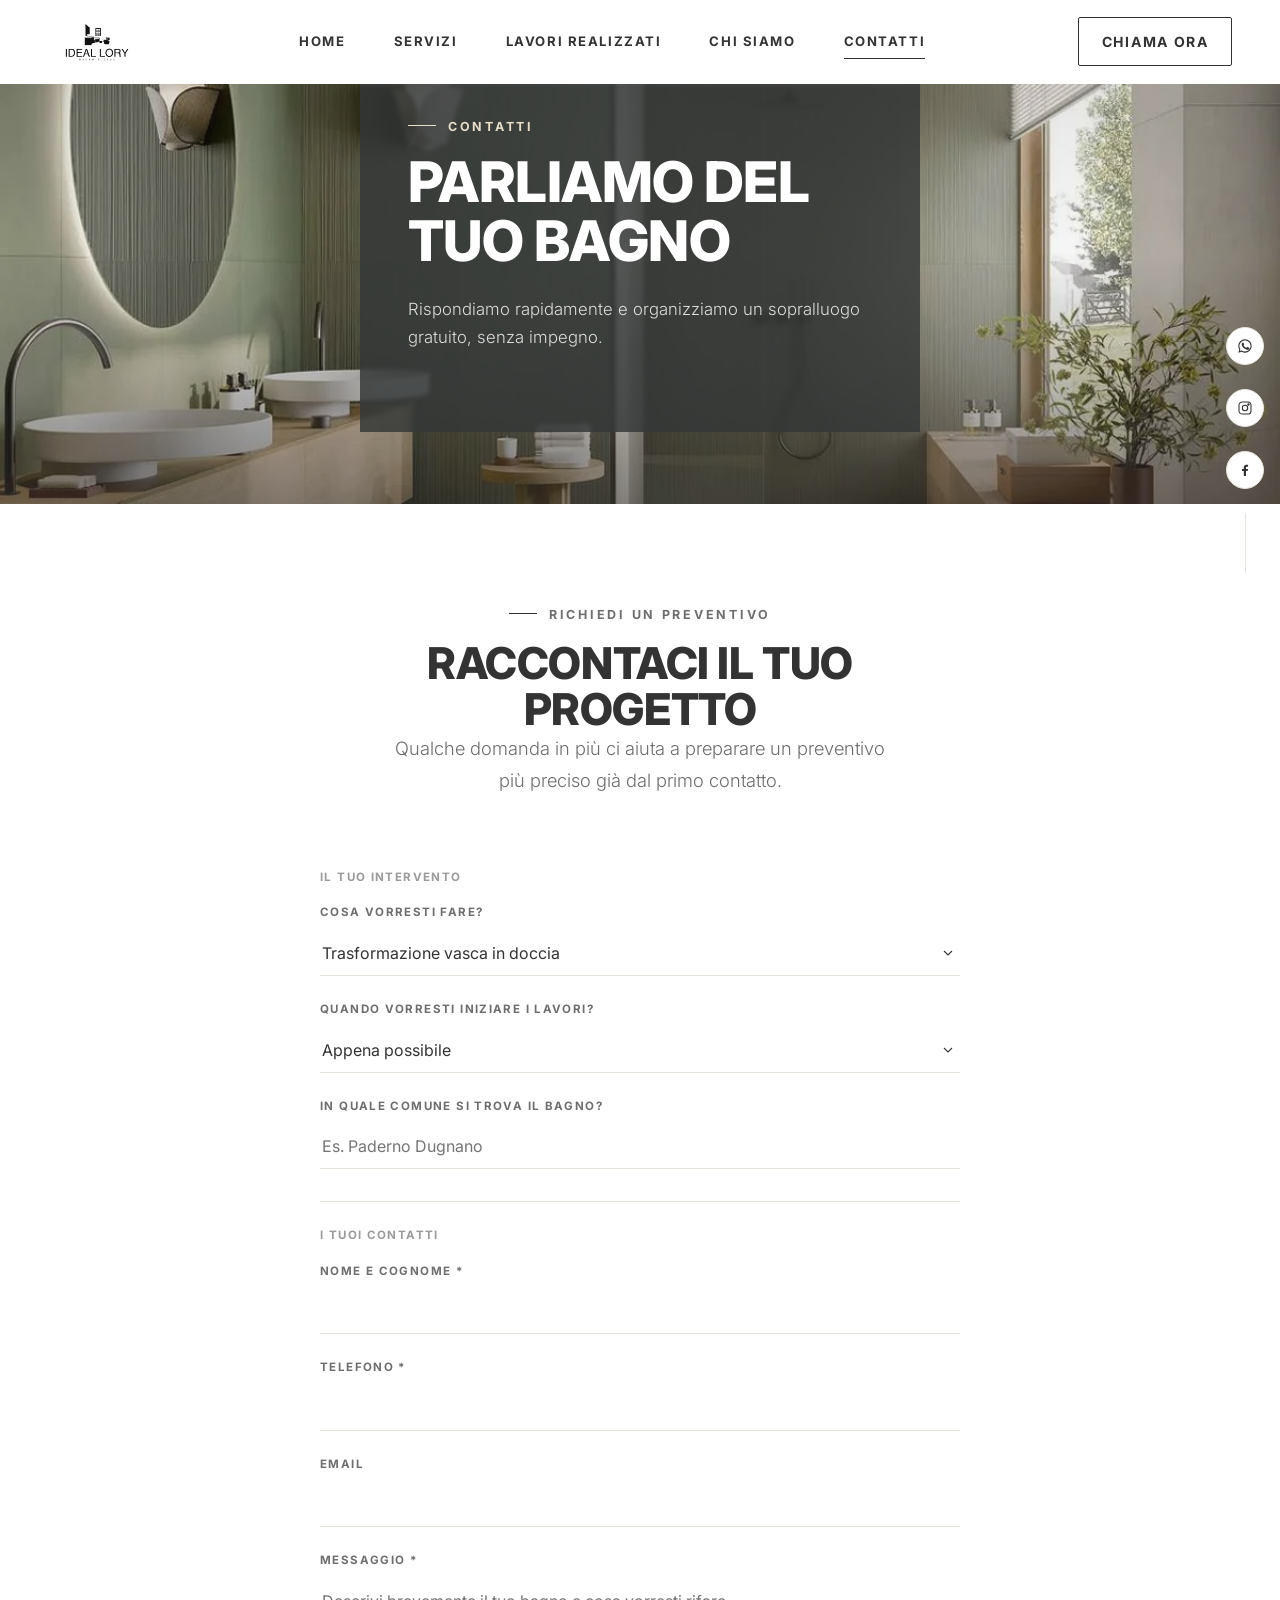
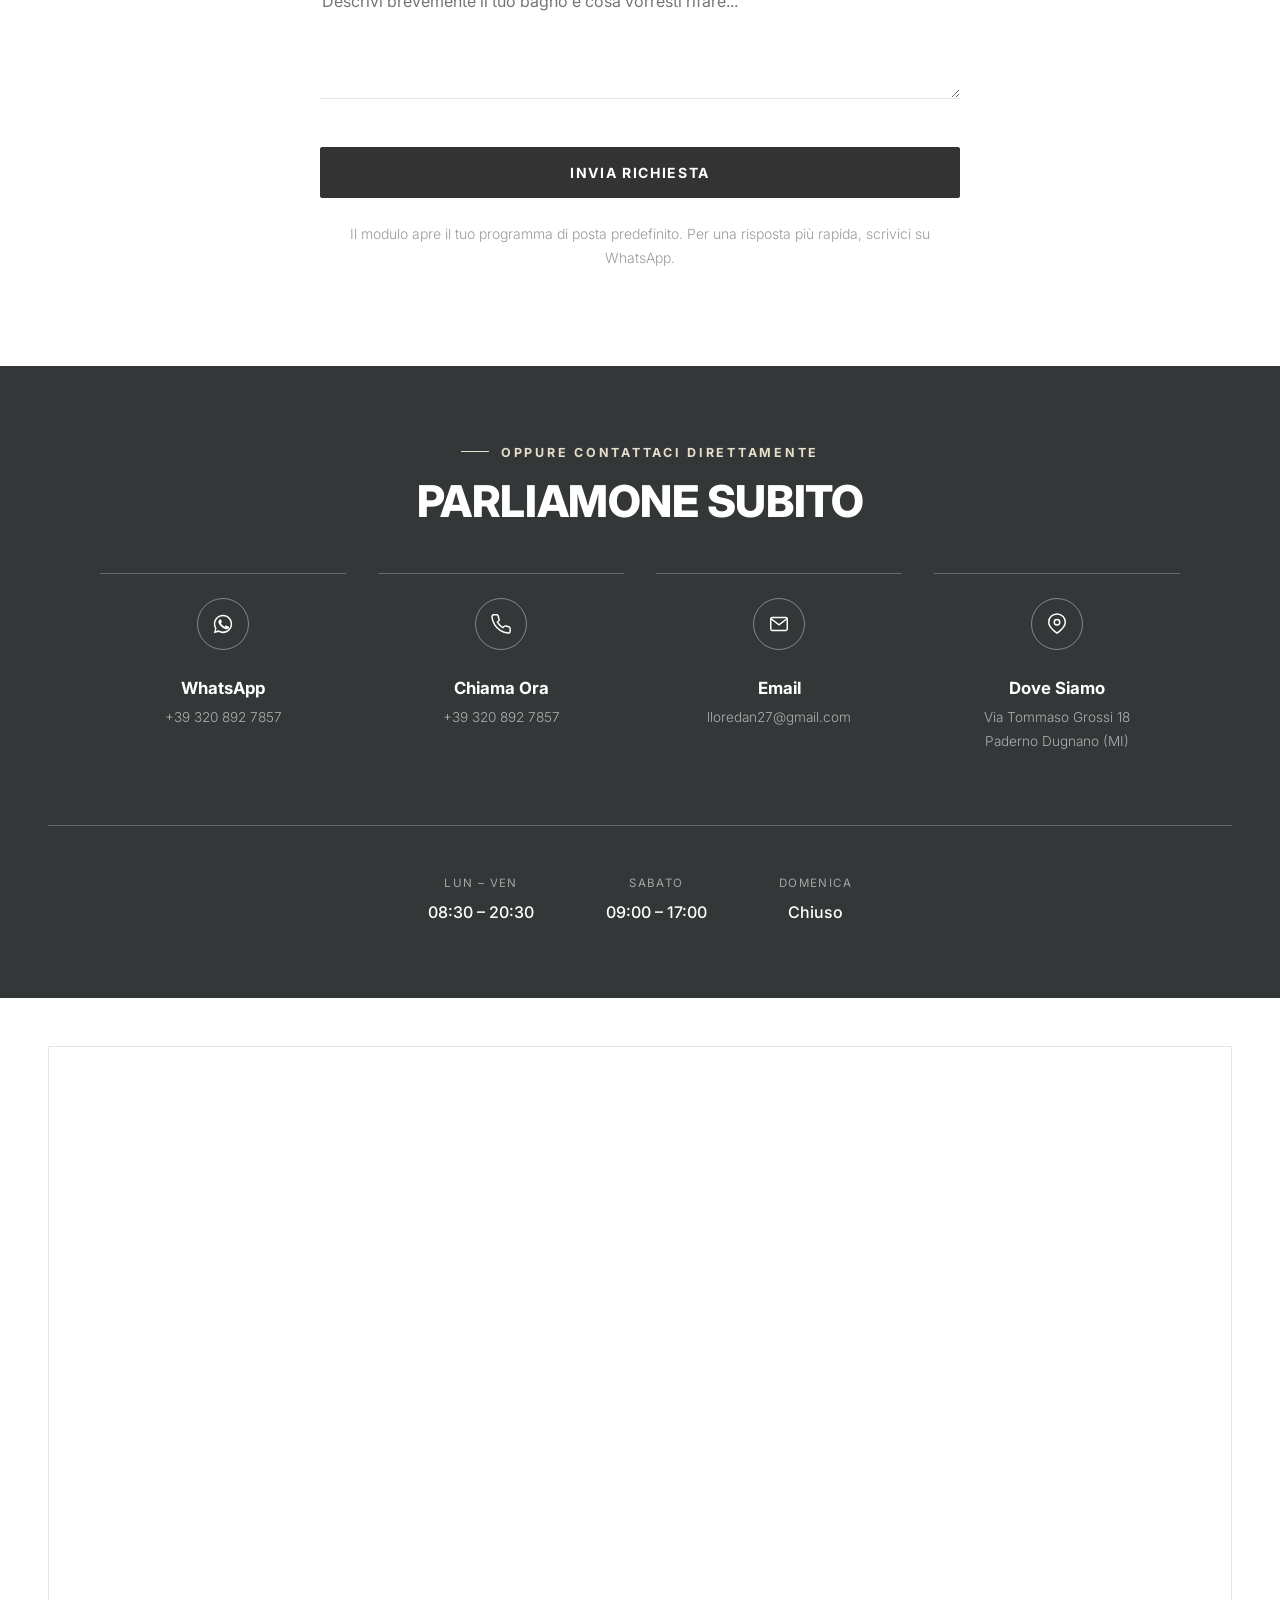
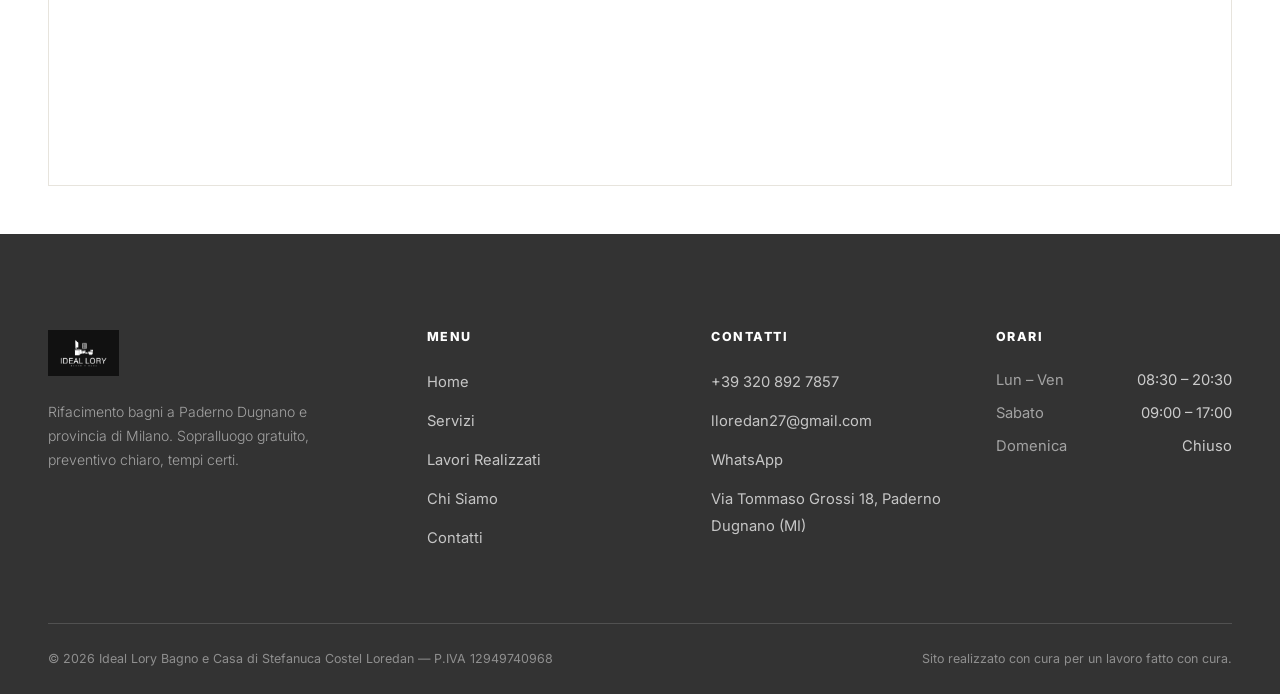
<file: contatti.html>
<!DOCTYPE html>
<html lang="it">
<head>
<meta charset="UTF-8">
<meta name="viewport" content="width=device-width, initial-scale=1.0">
<title>Contatti — Richiedi un Preventivo Gratuito | Ideal Lory Bagno e Casa</title>
<meta name="description" content="Contatta Ideal Lory Bagno e Casa a Paderno Dugnano: telefono, WhatsApp, email e form per richiedere un preventivo gratuito per il tuo bagno.">
<link rel="canonical" href="https://www.ideallorybagnoecasa.it/contatti.html">

<meta property="og:type" content="website">
<meta property="og:title" content="Contatti | Ideal Lory Bagno e Casa">
<meta property="og:description" content="Richiedi un preventivo gratuito per il rifacimento del tuo bagno a Paderno Dugnano e provincia di Milano.">
<meta property="og:image" content="https://www.ideallorybagnoecasa.it/assets/img/hero-contatti.jpg">
<meta property="og:url" content="https://www.ideallorybagnoecasa.it/contatti.html">
<meta property="og:locale" content="it_IT">
<meta property="og:site_name" content="Ideal Lory Bagno e Casa">

<meta name="twitter:card" content="summary_large_image">
<meta name="twitter:title" content="Contatti | Ideal Lory Bagno e Casa">
<meta name="twitter:description" content="Richiedi un preventivo gratuito per il rifacimento del tuo bagno.">
<meta name="twitter:image" content="https://www.ideallorybagnoecasa.it/assets/img/hero-contatti.jpg">

<link rel="icon" type="image/png" sizes="32x32" href="assets/icons/favicon-32.png">
<link rel="icon" type="image/png" sizes="16x16" href="assets/icons/favicon-16.png">
<link rel="apple-touch-icon" sizes="180x180" href="assets/icons/favicon-180.png">

<link rel="preconnect" href="https://fonts.googleapis.com">
<link rel="preconnect" href="https://fonts.gstatic.com" crossorigin>
<link href="https://fonts.googleapis.com/css2?family=Inter:wght@300;400;500;700;800&display=swap" rel="stylesheet">

<link rel="stylesheet" href="css/style.css">

<script type="application/ld+json">
{
  "@context": "https://schema.org",
  "@type": "HomeAndConstructionBusiness",
  "name": "Ideal Lory Bagno e Casa",
  "telephone": "+393208927857",
  "email": "lloredan27@gmail.com",
  "vatID": "12949740968",
  "address": {
    "@type": "PostalAddress",
    "streetAddress": "Via Tommaso Grossi 18",
    "addressLocality": "Paderno Dugnano",
    "addressRegion": "MI",
    "postalCode": "20037",
    "addressCountry": "IT"
  },
  "openingHoursSpecification": [
    {
      "@type": "OpeningHoursSpecification",
      "dayOfWeek": ["Monday","Tuesday","Wednesday","Thursday","Friday"],
      "opens": "08:30",
      "closes": "20:30"
    },
    {
      "@type": "OpeningHoursSpecification",
      "dayOfWeek": ["Saturday"],
      "opens": "09:00",
      "closes": "17:00"
    }
  ]
}
</script>
</head>
<body>
<a href="#main" class="skip-link">Vai al contenuto</a>

<header class="site-header">
  <div class="container">
    <a href="index.html" class="brand" aria-label="Ideal Lory Bagno e Casa — torna alla home">
      <img src="assets/img/logo_bianco.png" alt="Ideal Lory Bagno e Casa" width="140" height="91">
    </a>
    <nav class="nav-main" id="nav-main" aria-label="Menu principale">
      <a href="index.html">Home</a>
      <a href="servizi.html">Servizi</a>
      <a href="portfolio.html">Lavori Realizzati</a>
      <a href="chi-siamo.html">Chi Siamo</a>
      <a href="contatti.html" aria-current="page">Contatti</a>
    </nav>
    <div class="header-cta">
      <a href="tel:+393208927857" class="btn"><span>Chiama Ora</span></a>
      <button class="nav-toggle" id="nav-toggle" aria-expanded="false" aria-controls="nav-main" aria-label="Apri il menu">
        <span></span>
      </button>
    </div>
  </div>
</header>

<aside class="social-rail" aria-label="Social e contatti rapidi">
  <a href="https://wa.me/393208927857" target="_blank" rel="noopener" aria-label="Scrivici su WhatsApp">
    <svg viewBox="0 0 24 24" fill="currentColor" aria-hidden="true"><path d="M17.5 14.4c-.3-.1-1.7-.8-1.9-.9-.3-.1-.4-.1-.6.1-.2.3-.7.9-.8 1-.2.2-.3.2-.5.1-.3-.1-1.2-.4-2.2-1.4-.8-.7-1.4-1.6-1.6-1.9-.2-.3 0-.5.1-.6.1-.1.3-.3.4-.5.1-.1.2-.3.3-.4.1-.2 0-.4 0-.5s-.6-1.5-.8-2c-.2-.5-.4-.4-.6-.4h-.5c-.2 0-.5.1-.7.3-.3.3-1 1-1 2.4s1 2.8 1.2 3c.1.2 2 3 4.8 4.3.7.3 1.2.5 1.6.6.7.2 1.3.2 1.8.1.5-.1 1.7-.7 1.9-1.3.2-.7.2-1.2.2-1.3-.1-.1-.3-.2-.5-.3z"/><path d="M12 2C6.5 2 2 6.5 2 12c0 1.9.5 3.6 1.4 5.1L2 22l5.1-1.3C8.6 21.5 10.3 22 12 22c5.5 0 10-4.5 10-10S17.5 2 12 2zm0 18.2c-1.6 0-3.1-.4-4.4-1.2l-.3-.2-3.1.8.8-3-.2-.3C4 14.9 3.6 13.5 3.6 12c0-4.6 3.8-8.4 8.4-8.4s8.4 3.8 8.4 8.4-3.8 8.2-8.4 8.2z"/></svg>
  </a>
  <a href="https://www.instagram.com/" target="_blank" rel="noopener" aria-label="Seguici su Instagram">
    <svg viewBox="0 0 24 24" fill="none" stroke="currentColor" stroke-width="1.6" aria-hidden="true"><rect x="3" y="3" width="18" height="18" rx="5"/><circle cx="12" cy="12" r="4"/><circle cx="17.2" cy="6.8" r="1"/></svg>
  </a>
  <a href="https://www.facebook.com/" target="_blank" rel="noopener" aria-label="Seguici su Facebook">
    <svg viewBox="0 0 24 24" fill="currentColor" aria-hidden="true"><path d="M13.5 21v-7.6h2.6l.4-3h-3v-1.9c0-.9.2-1.5 1.5-1.5h1.6V4.2C16.3 4.1 15.3 4 14.2 4c-2.4 0-4 1.5-4 4.1v2.3H7.6v3h2.6V21h3.3z"/></svg>
  </a>
</aside>

<main id="main">

  <section class="hero hero-page" style="height: clamp(420px, 40vh, 520px); min-height: 420px;">
    <div class="hero-media">
      <picture>
        <source srcset="assets/img/hero-contatti.webp" type="image/webp">
        <img src="assets/img/hero-contatti.jpg" alt="Bagno moderno con doppio lavabo e box doccia, tonalità verde salvia" width="1200" height="600" fetchpriority="high">
      </picture>
    </div>
    <div class="container">
      <div class="hero-panel" style="max-width: 560px;">
        <span class="eyebrow">Contatti</span>
        <h1>Parliamo del tuo bagno</h1>
        <p>Rispondiamo rapidamente e organizziamo un sopralluogo gratuito, senza impegno.</p>
      </div>
    </div>
  </section>

  <!-- ==================== FORM PREVENTIVO (centrato) ==================== -->
  <section class="section">
    <div class="container">
      <div class="contact-form-wrap">
        <div class="section-head center reveal">
          <span class="eyebrow">Richiedi un preventivo</span>
          <h2>Raccontaci il tuo progetto</h2>
          <p class="lede mx-auto" style="text-align:center;">Qualche domanda in più ci aiuta a preparare un preventivo più preciso già dal primo contatto.</p>
        </div>

        <form id="contact-form" class="reveal reveal-delay-1" novalidate>

          <p class="form-section-label">Il tuo intervento</p>
          <div class="form-group">
            <label for="intervento">Cosa vorresti fare?</label>
            <select id="intervento" name="intervento">
              <option value="Trasformazione vasca in doccia">Trasformazione vasca in doccia</option>
              <option value="Rifacimento bagno completo">Rifacimento bagno completo</option>
              <option value="Installazione specializzata">Installazione specializzata</option>
              <option value="Non so, vorrei un consiglio">Non so, vorrei un consiglio</option>
            </select>
          </div>
          <div class="form-group">
            <label for="tempistica">Quando vorresti iniziare i lavori?</label>
            <select id="tempistica" name="tempistica">
              <option value="Appena possibile">Appena possibile</option>
              <option value="Entro un mese">Entro un mese</option>
              <option value="Nei prossimi mesi">Nei prossimi mesi</option>
              <option value="Sto solo valutando">Sto solo valutando</option>
            </select>
          </div>
          <div class="form-group">
            <label for="comune">In quale comune si trova il bagno?</label>
            <input type="text" id="comune" name="comune" placeholder="Es. Paderno Dugnano">
          </div>

          <p class="form-section-label">I tuoi contatti</p>
          <div class="form-group">
            <label for="nome">Nome e Cognome *</label>
            <input type="text" id="nome" name="nome" autocomplete="name" required>
          </div>
          <div class="form-group">
            <label for="telefono">Telefono *</label>
            <input type="tel" id="telefono" name="telefono" autocomplete="tel" required>
          </div>
          <div class="form-group">
            <label for="email">Email</label>
            <input type="email" id="email" name="email" autocomplete="email">
          </div>
          <div class="form-group">
            <label for="messaggio">Messaggio *</label>
            <textarea id="messaggio" name="messaggio" required placeholder="Descrivi brevemente il tuo bagno e cosa vorresti rifare..."></textarea>
          </div>

          <button type="submit" class="btn btn-solid">Invia Richiesta</button>
          <p class="form-note text-center" id="form-feedback" role="status" aria-live="polite">
            Il modulo apre il tuo programma di posta predefinito. Per una risposta più rapida, scrivici su WhatsApp.
          </p>
        </form>
      </div>
    </div>
  </section>

  <!-- ==================== CONTATTI DIRETTI (evidenziati) ==================== -->
  <section class="contact-highlight">
    <div class="container">
      <div class="section-head center reveal" style="margin-left:auto; margin-right:auto;">
        <span class="eyebrow">Oppure contattaci direttamente</span>
        <h2>Parliamone subito</h2>
      </div>

      <div class="highlight-grid">
        <div class="highlight-item is-link reveal">
          <span class="icon-circle" aria-hidden="true">
            <svg viewBox="0 0 24 24" fill="currentColor"><path d="M17.5 14.4c-.3-.1-1.7-.8-1.9-.9-.3-.1-.4-.1-.6.1-.2.3-.7.9-.8 1-.2.2-.3.2-.5.1-.3-.1-1.2-.4-2.2-1.4-.8-.7-1.4-1.6-1.6-1.9-.2-.3 0-.5.1-.6.1-.1.3-.3.4-.5.1-.1.2-.3.3-.4.1-.2 0-.4 0-.5s-.6-1.5-.8-2c-.2-.5-.4-.4-.6-.4h-.5c-.2 0-.5.1-.7.3-.3.3-1 1-1 2.4s1 2.8 1.2 3c.1.2 2 3 4.8 4.3.7.3 1.2.5 1.6.6.7.2 1.3.2 1.8.1.5-.1 1.7-.7 1.9-1.3.2-.7.2-1.2.2-1.3-.1-.1-.3-.2-.5-.3z"/><path d="M12 2C6.5 2 2 6.5 2 12c0 1.9.5 3.6 1.4 5.1L2 22l5.1-1.3C8.6 21.5 10.3 22 12 22c5.5 0 10-4.5 10-10S17.5 2 12 2zm0 18.2c-1.6 0-3.1-.4-4.4-1.2l-.3-.2-3.1.8.8-3-.2-.3C4 14.9 3.6 13.5 3.6 12c0-4.6 3.8-8.4 8.4-8.4s8.4 3.8 8.4 8.4-3.8 8.2-8.4 8.2z"/></svg>
          </span>
          <a href="https://wa.me/393208927857" target="_blank" rel="noopener">WhatsApp</a>
          <p>+39 320 892 7857</p>
        </div>
        <div class="highlight-item is-link reveal reveal-delay-1">
          <span class="icon-circle" aria-hidden="true">
            <svg viewBox="0 0 24 24" fill="none" stroke="currentColor" stroke-width="1.6"><path d="M22 16.92v3a2 2 0 0 1-2.18 2 19.8 19.8 0 0 1-8.63-3.07 19.5 19.5 0 0 1-6-6 19.8 19.8 0 0 1-3.07-8.67A2 2 0 0 1 4.11 2h3a2 2 0 0 1 2 1.72c.13.96.36 1.9.7 2.81a2 2 0 0 1-.45 2.11L8.09 9.91a16 16 0 0 0 6 6l1.27-1.27a2 2 0 0 1 2.11-.45c.9.34 1.85.57 2.81.7A2 2 0 0 1 22 16.92z"/></svg>
          </span>
          <a href="tel:+393208927857">Chiama Ora</a>
          <p>+39 320 892 7857</p>
        </div>
        <div class="highlight-item is-link reveal reveal-delay-2">
          <span class="icon-circle" aria-hidden="true">
            <svg viewBox="0 0 24 24" fill="none" stroke="currentColor" stroke-width="1.6"><path d="M4 4h16v16H4z" opacity="0"/><path d="M3 6l9 7 9-7"/><rect x="3" y="5" width="18" height="14" rx="1.5"/></svg>
          </span>
          <a href="mailto:lloredan27@gmail.com">Email</a>
          <p>lloredan27@gmail.com</p>
        </div>
        <div class="highlight-item is-link reveal reveal-delay-3">
          <span class="icon-circle" aria-hidden="true">
            <svg viewBox="0 0 24 24" fill="none" stroke="currentColor" stroke-width="1.6"><path d="M21 10c0 6-9 12-9 12s-9-6-9-12a9 9 0 0 1 18 0z"/><circle cx="12" cy="10" r="3"/></svg>
          </span>
          <a href="https://www.google.com/maps/search/?api=1&query=Via+Tommaso+Grossi+18+Paderno+Dugnano+MI" target="_blank" rel="noopener">Dove Siamo</a>
          <p>Via Tommaso Grossi 18<br>Paderno Dugnano (MI)</p>
        </div>
      </div>

      <div class="highlight-hours reveal">
        <div class="hh-item">
          <div class="hh-day">Lun – Ven</div>
          <div class="hh-time">08:30 – 20:30</div>
        </div>
        <div class="hh-item">
          <div class="hh-day">Sabato</div>
          <div class="hh-time">09:00 – 17:00</div>
        </div>
        <div class="hh-item">
          <div class="hh-day">Domenica</div>
          <div class="hh-time">Chiuso</div>
        </div>
      </div>
    </div>
  </section>

  <!-- ==================== MAPPA ==================== -->
  <section class="section-tight">
    <div class="container">
      <div class="map-frame reveal">
        <iframe
          src="https://maps.google.com/maps?q=Via%20Tommaso%20Grossi%2018%2C%20Paderno%20Dugnano%20MI&t=&z=15&ie=UTF8&iwloc=&output=embed"
          title="Mappa: Ideal Lory Bagno e Casa, Via Tommaso Grossi 18, Paderno Dugnano (MI)"
          loading="lazy"
          referrerpolicy="no-referrer-when-downgrade">
        </iframe>
      </div>
    </div>
  </section>

</main>

<footer class="site-footer">
  <div class="container">
    <div class="footer-grid">
      <div class="footer-brand">
        <img src="assets/img/logo_nero.png" alt="Ideal Lory Bagno e Casa" width="140" height="91">
        <p>Rifacimento bagni a Paderno Dugnano e provincia di Milano. Sopralluogo gratuito, preventivo chiaro, tempi certi.</p>
      </div>
      <div class="footer-col">
        <h4>Menu</h4>
        <ul>
          <li><a href="index.html">Home</a></li>
          <li><a href="servizi.html">Servizi</a></li>
          <li><a href="portfolio.html">Lavori Realizzati</a></li>
          <li><a href="chi-siamo.html">Chi Siamo</a></li>
          <li><a href="contatti.html">Contatti</a></li>
        </ul>
      </div>
      <div class="footer-col">
        <h4>Contatti</h4>
        <ul>
          <li><a href="tel:+393208927857">+39 320 892 7857</a></li>
          <li><a href="mailto:lloredan27@gmail.com">lloredan27@gmail.com</a></li>
          <li><a href="https://wa.me/393208927857" target="_blank" rel="noopener">WhatsApp</a></li>
          <li><a href="https://www.google.com/maps/search/?api=1&query=Via+Tommaso+Grossi+18+Paderno+Dugnano+MI" target="_blank" rel="noopener">Via Tommaso Grossi 18, Paderno Dugnano (MI)</a></li>
        </ul>
      </div>
      <div class="footer-col">
        <h4>Orari</h4>
        <div class="footer-hours">
          <div class="row"><span>Lun – Ven</span><span>08:30 – 20:30</span></div>
          <div class="row"><span>Sabato</span><span>09:00 – 17:00</span></div>
          <div class="row"><span>Domenica</span><span>Chiuso</span></div>
        </div>
      </div>
    </div>
    <div class="footer-bottom">
      <span>© <span id="current-year">2026</span> Ideal Lory Bagno e Casa di Stefanuca Costel Loredan — P.IVA 12949740968</span>
      <span>Sito realizzato con cura per un lavoro fatto con cura.</span>
    </div>
  </div>
</footer>

<script src="js/main.js"></script>
</body>
</html>
</file>
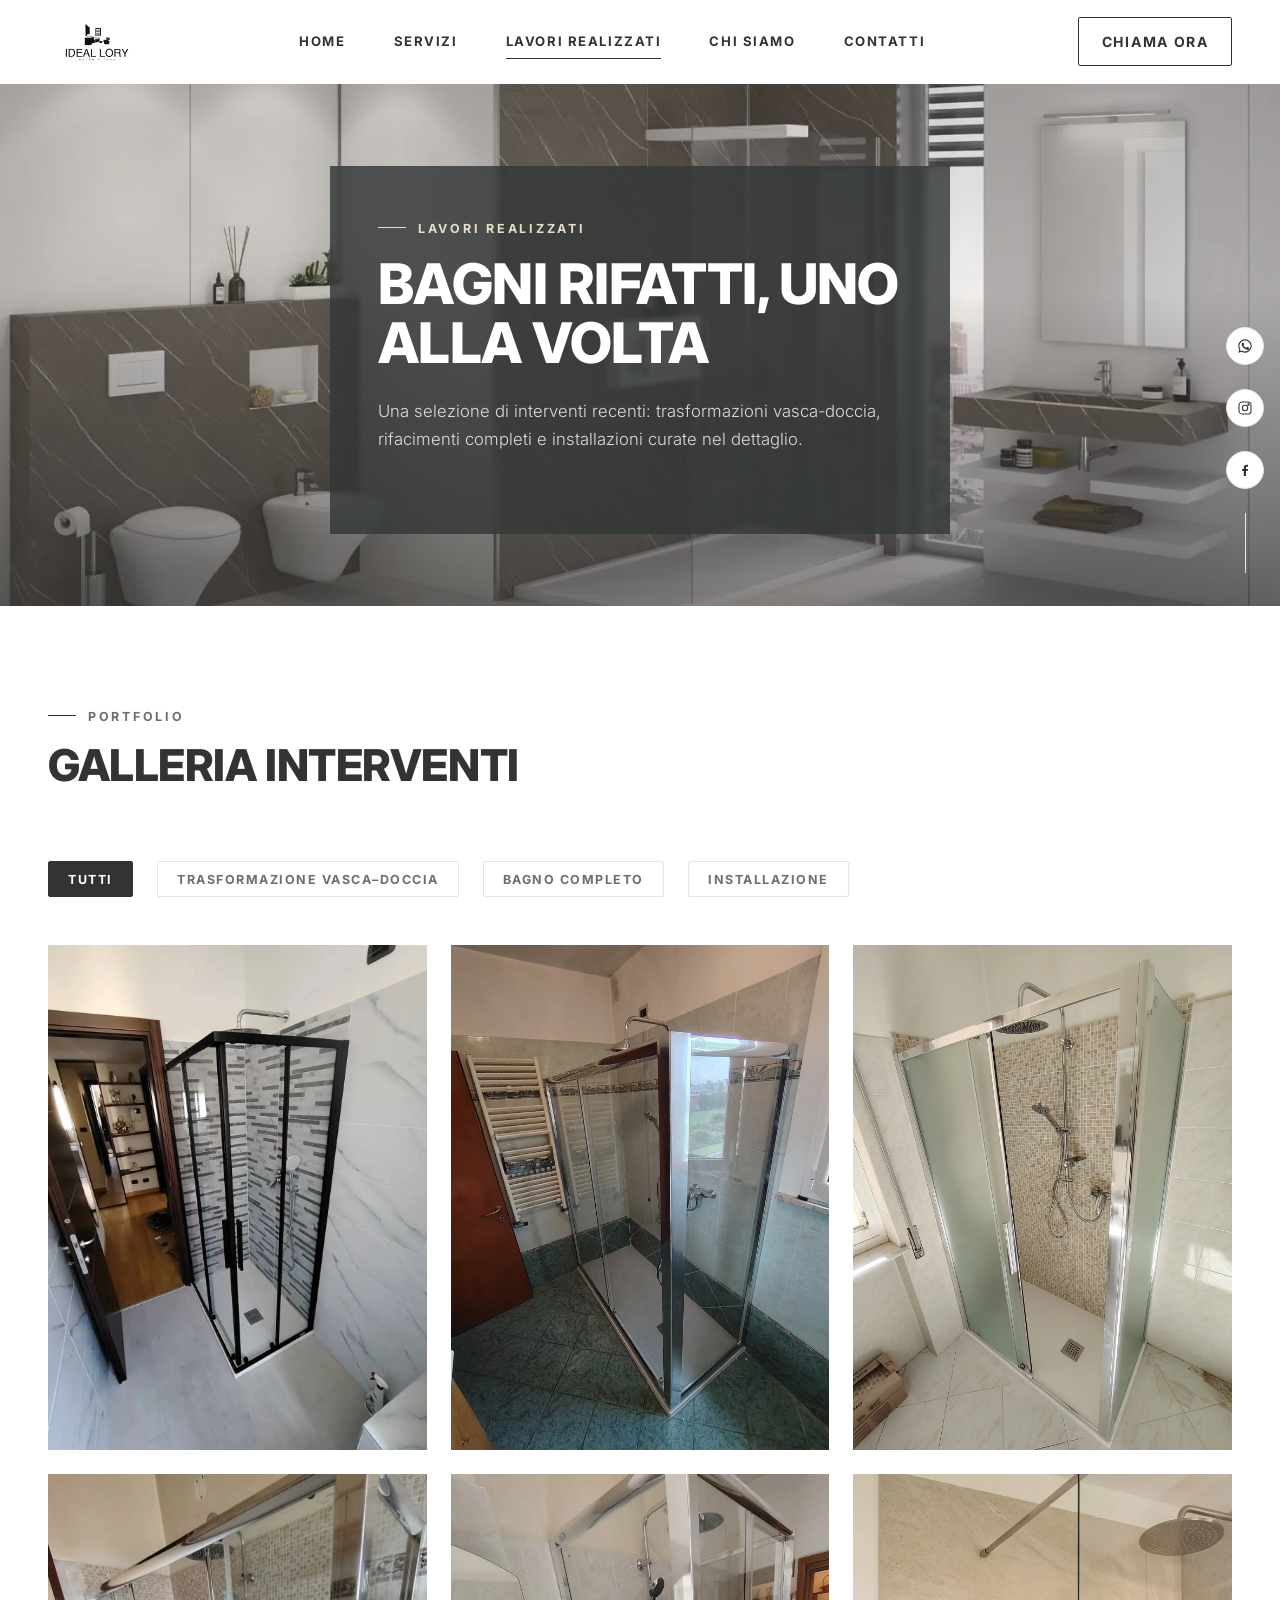
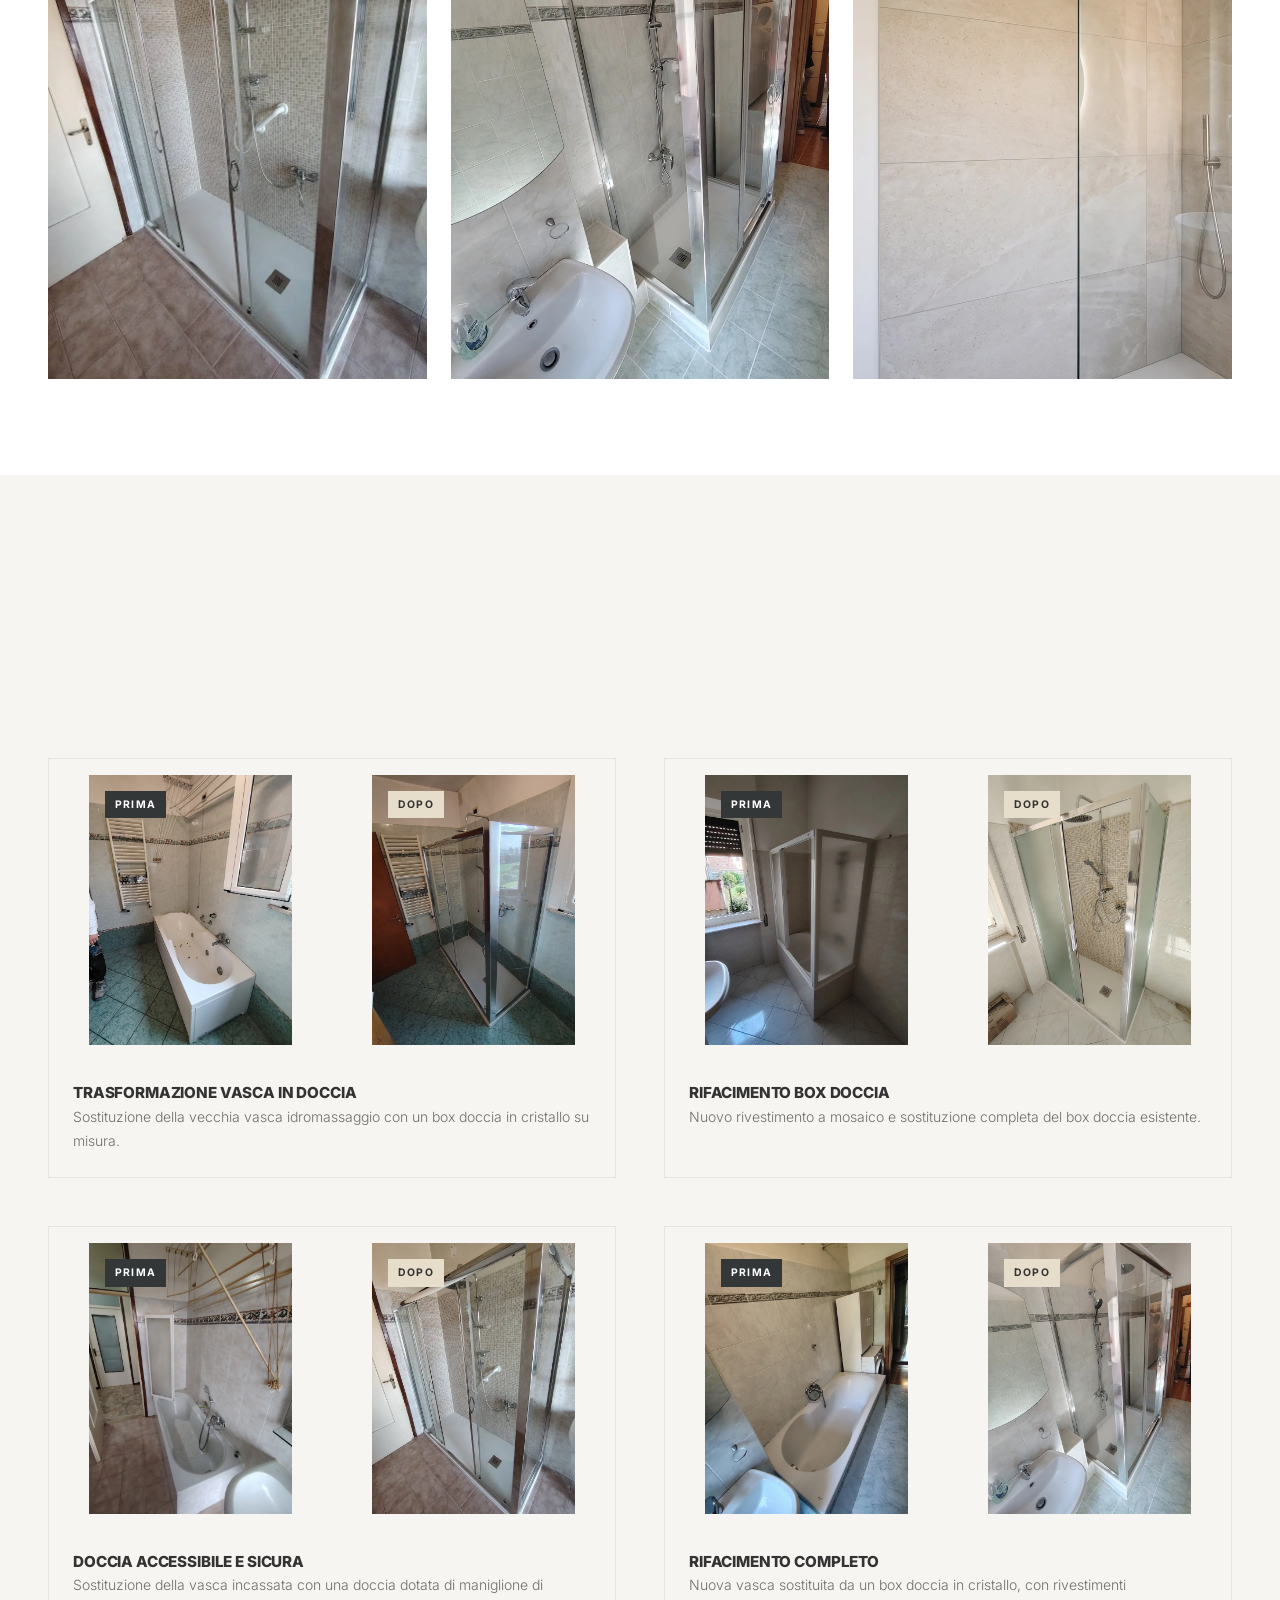
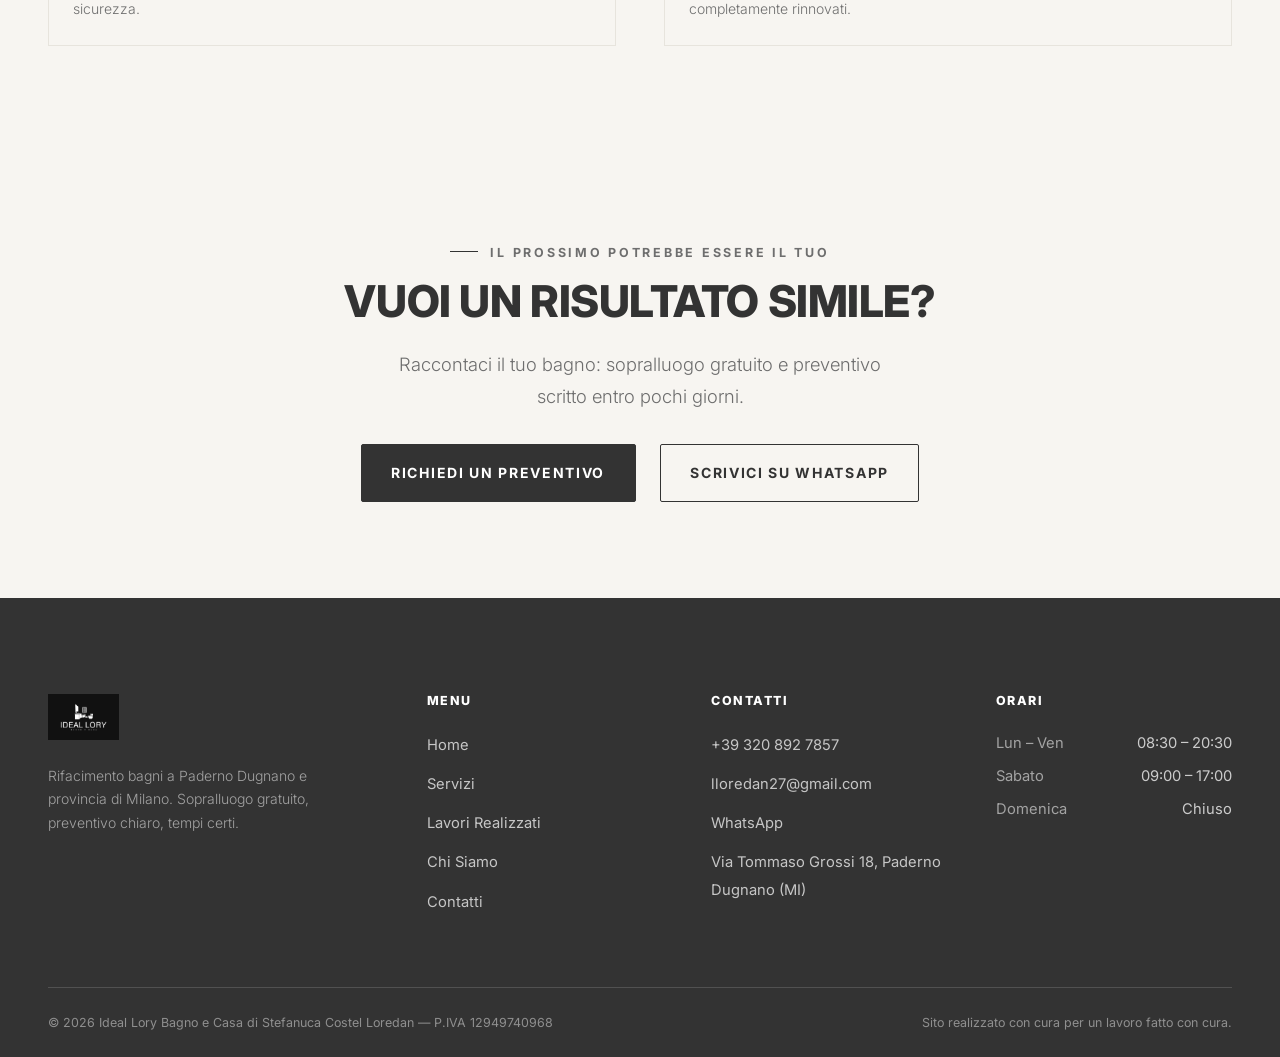
<file: portfolio.html>
<!DOCTYPE html>
<html lang="it">
<head>
<meta charset="UTF-8">
<meta name="viewport" content="width=device-width, initial-scale=1.0">
<title>Lavori Realizzati — Bagni Prima e Dopo | Ideal Lory Bagno e Casa</title>
<meta name="description" content="Galleria dei bagni ristrutturati da Ideal Lory: trasformazioni vasca-doccia, rifacimenti completi e installazioni. Foto prima e dopo dei cantieri.">
<link rel="canonical" href="https://www.ideallorybagnoecasa.it/portfolio.html">

<meta property="og:type" content="website">
<meta property="og:title" content="Lavori Realizzati | Ideal Lory Bagno e Casa">
<meta property="og:description" content="Galleria dei bagni ristrutturati da Ideal Lory: trasformazioni vasca-doccia, rifacimenti completi e installazioni.">
<meta property="og:image" content="https://www.ideallorybagnoecasa.it/assets/img/lavoro-doccia-nera.jpg">
<meta property="og:url" content="https://www.ideallorybagnoecasa.it/portfolio.html">
<meta property="og:locale" content="it_IT">
<meta property="og:site_name" content="Ideal Lory Bagno e Casa">

<meta name="twitter:card" content="summary_large_image">
<meta name="twitter:title" content="Lavori Realizzati | Ideal Lory Bagno e Casa">
<meta name="twitter:description" content="Galleria dei bagni ristrutturati da Ideal Lory, con foto prima e dopo.">
<meta name="twitter:image" content="https://www.ideallorybagnoecasa.it/assets/img/lavoro-doccia-nera.jpg">

<link rel="icon" type="image/png" sizes="32x32" href="assets/icons/favicon-32.png">
<link rel="icon" type="image/png" sizes="16x16" href="assets/icons/favicon-16.png">
<link rel="apple-touch-icon" sizes="180x180" href="assets/icons/favicon-180.png">

<link rel="preconnect" href="https://fonts.googleapis.com">
<link rel="preconnect" href="https://fonts.gstatic.com" crossorigin>
<link href="https://fonts.googleapis.com/css2?family=Inter:wght@300;400;500;700;800&display=swap" rel="stylesheet">

<link rel="stylesheet" href="css/style.css">
</head>
<body>
<a href="#main" class="skip-link">Vai al contenuto</a>

<header class="site-header">
  <div class="container">
    <a href="index.html" class="brand" aria-label="Ideal Lory Bagno e Casa — torna alla home">
      <img src="assets/img/logo_bianco.png" alt="Ideal Lory Bagno e Casa" width="140" height="91">
    </a>
    <nav class="nav-main" id="nav-main" aria-label="Menu principale">
      <a href="index.html">Home</a>
      <a href="servizi.html">Servizi</a>
      <a href="portfolio.html" aria-current="page">Lavori Realizzati</a>
      <a href="chi-siamo.html">Chi Siamo</a>
      <a href="contatti.html">Contatti</a>
    </nav>
    <div class="header-cta">
      <a href="tel:+393208927857" class="btn"><span>Chiama Ora</span></a>
      <button class="nav-toggle" id="nav-toggle" aria-expanded="false" aria-controls="nav-main" aria-label="Apri il menu">
        <span></span>
      </button>
    </div>
  </div>
</header>

<aside class="social-rail" aria-label="Social e contatti rapidi">
  <a href="https://wa.me/393208927857" target="_blank" rel="noopener" aria-label="Scrivici su WhatsApp">
    <svg viewBox="0 0 24 24" fill="currentColor" aria-hidden="true"><path d="M17.5 14.4c-.3-.1-1.7-.8-1.9-.9-.3-.1-.4-.1-.6.1-.2.3-.7.9-.8 1-.2.2-.3.2-.5.1-.3-.1-1.2-.4-2.2-1.4-.8-.7-1.4-1.6-1.6-1.9-.2-.3 0-.5.1-.6.1-.1.3-.3.4-.5.1-.1.2-.3.3-.4.1-.2 0-.4 0-.5s-.6-1.5-.8-2c-.2-.5-.4-.4-.6-.4h-.5c-.2 0-.5.1-.7.3-.3.3-1 1-1 2.4s1 2.8 1.2 3c.1.2 2 3 4.8 4.3.7.3 1.2.5 1.6.6.7.2 1.3.2 1.8.1.5-.1 1.7-.7 1.9-1.3.2-.7.2-1.2.2-1.3-.1-.1-.3-.2-.5-.3z"/><path d="M12 2C6.5 2 2 6.5 2 12c0 1.9.5 3.6 1.4 5.1L2 22l5.1-1.3C8.6 21.5 10.3 22 12 22c5.5 0 10-4.5 10-10S17.5 2 12 2zm0 18.2c-1.6 0-3.1-.4-4.4-1.2l-.3-.2-3.1.8.8-3-.2-.3C4 14.9 3.6 13.5 3.6 12c0-4.6 3.8-8.4 8.4-8.4s8.4 3.8 8.4 8.4-3.8 8.2-8.4 8.2z"/></svg>
  </a>
  <a href="https://www.instagram.com/" target="_blank" rel="noopener" aria-label="Seguici su Instagram">
    <svg viewBox="0 0 24 24" fill="none" stroke="currentColor" stroke-width="1.6" aria-hidden="true"><rect x="3" y="3" width="18" height="18" rx="5"/><circle cx="12" cy="12" r="4"/><circle cx="17.2" cy="6.8" r="1"/></svg>
  </a>
  <a href="https://www.facebook.com/" target="_blank" rel="noopener" aria-label="Seguici su Facebook">
    <svg viewBox="0 0 24 24" fill="currentColor" aria-hidden="true"><path d="M13.5 21v-7.6h2.6l.4-3h-3v-1.9c0-.9.2-1.5 1.5-1.5h1.6V4.2C16.3 4.1 15.3 4 14.2 4c-2.4 0-4 1.5-4 4.1v2.3H7.6v3h2.6V21h3.3z"/></svg>
  </a>
</aside>

<main id="main">

  <section class="hero hero-page">
    <div class="hero-media">
      <picture>
        <source srcset="assets/img/hero-portfolio.webp" type="image/webp">
        <img src="assets/img/hero-portfolio.jpg" alt="Bagno moderno con box doccia in marmo, sanitari sospesi e vista città" width="1470" height="743" fetchpriority="high">
      </picture>
    </div>
    <div class="container">
      <div class="hero-panel">
        <span class="eyebrow">Lavori Realizzati</span>
        <h1>Bagni rifatti, uno alla volta</h1>
        <p>Una selezione di interventi recenti: trasformazioni vasca-doccia, rifacimenti completi e installazioni curate nel dettaglio.</p>
      </div>
    </div>
  </section>

  <!-- ==================== GALLERY CON FILTRI ==================== -->
  <section class="section">
    <div class="container">
      <div class="section-head reveal">
        <span class="eyebrow">Portfolio</span>
        <h2>Galleria interventi</h2>
      </div>

      <div class="gallery-filters" role="group" aria-label="Filtra i lavori per categoria">
        <button class="filter-btn is-active" data-filter="tutti" aria-pressed="true">Tutti</button>
        <button class="filter-btn" data-filter="vasca-doccia" aria-pressed="false">Trasformazione Vasca–Doccia</button>
        <button class="filter-btn" data-filter="bagno-completo" aria-pressed="false">Bagno Completo</button>
        <button class="filter-btn" data-filter="installazione" aria-pressed="false">Installazione</button>
      </div>

      <div class="gallery-grid">

        <a href="#dopo-doccia-nera" class="gallery-card reveal" data-category="bagno-completo installazione">
          <picture>
            <source srcset="assets/img/lavoro-doccia-nera.webp" type="image/webp">
            <img src="assets/img/lavoro-doccia-nera.jpg" alt="Box doccia in profilo nero con rivestimento in marmo bianco e grigio" width="1080" height="1440" loading="lazy">
          </picture>
          <div class="gallery-overlay">
            <span class="cat">Bagno Completo</span>
            <h4>Box doccia in profilo nero</h4>
            <span class="view-btn">Rivestimento in marmo, profili neri opachi</span>
          </div>
        </a>

        <a href="#dopo-1" class="gallery-card reveal reveal-delay-1" data-category="vasca-doccia">
          <picture>
            <source srcset="assets/img/dopo1.webp" type="image/webp">
            <img src="assets/img/dopo1.jpg" alt="Nuovo box doccia in cristallo con profili cromati" width="1400" height="1866" loading="lazy">
          </picture>
          <div class="gallery-overlay">
            <span class="cat">Trasformazione</span>
            <h4>Da vasca a doccia</h4>
            <span class="view-btn">Box doccia in cristallo su misura</span>
          </div>
        </a>

        <a href="#dopo-2" class="gallery-card reveal reveal-delay-2" data-category="vasca-doccia installazione">
          <picture>
            <source srcset="assets/img/dopo2.webp" type="image/webp">
            <img src="assets/img/dopo2.jpg" alt="Box doccia con rivestimento a mosaico beige" width="1400" height="1866" loading="lazy">
          </picture>
          <div class="gallery-overlay">
            <span class="cat">Trasformazione</span>
            <h4>Box doccia a mosaico</h4>
            <span class="view-btn">Nuovo rivestimento e soffione a soffitto</span>
          </div>
        </a>

        <a href="#dopo-3" class="gallery-card reveal" data-category="vasca-doccia installazione">
          <picture>
            <source srcset="assets/img/dopo3.webp" type="image/webp">
            <img src="assets/img/dopo3.jpg" alt="Box doccia con maniglione di sicurezza" width="768" height="1024" loading="lazy">
          </picture>
          <div class="gallery-overlay">
            <span class="cat">Trasformazione</span>
            <h4>Doccia con maniglione</h4>
            <span class="view-btn">Accessibilità e sicurezza in primo piano</span>
          </div>
        </a>

        <a href="#dopo-4" class="gallery-card reveal reveal-delay-1" data-category="bagno-completo">
          <picture>
            <source srcset="assets/img/dopo4.webp" type="image/webp">
            <img src="assets/img/dopo4.jpg" alt="Bagno completo con box doccia in cristallo e rivestimento marmo" width="1400" height="1866" loading="lazy">
          </picture>
          <div class="gallery-overlay">
            <span class="cat">Bagno Completo</span>
            <h4>Rifacimento integrale</h4>
            <span class="view-btn">Rivestimenti, sanitari e box doccia</span>
          </div>
        </a>

        <div class="gallery-card reveal reveal-delay-2" data-category="installazione" style="cursor: default;">
          <picture>
            <source srcset="assets/img/atmosfera-doccia-pietra.webp" type="image/webp">
            <img src="assets/img/atmosfera-doccia-pietra.jpg" alt="Dettaglio box doccia con rivestimento in pietra chiara" width="1800" height="981" loading="lazy">
          </picture>
          <div class="gallery-overlay">
            <span class="cat">Installazione</span>
            <h4>Cura del dettaglio</h4>
            <span class="view-btn">Rubinetteria e soffione a incasso</span>
          </div>
        </div>

      </div>
    </div>
  </section>

  <!-- ==================== PRIMA / DOPO ==================== -->
  <section class="section" style="background: var(--color-surface);">
    <div class="container">
      <div class="section-head reveal">
        <span class="eyebrow">Trasformazioni</span>
        <h2>Prima e dopo</h2>
        <p>Quattro interventi di trasformazione vasca-doccia: stesso bagno, prima e dopo il nostro lavoro.</p>
      </div>

      <div class="compare-grid">

        <div class="compare-card reveal" id="dopo-1">
          <div class="compare-images">
            <figure class="compare-figure before">
              <span class="tag">Prima</span>
              <picture>
                <source srcset="assets/img/prima1.webp" type="image/webp">
                <img src="assets/img/prima1.jpg" alt="Vasca idromassaggio datata prima della ristrutturazione" width="1400" height="1866" loading="lazy">
              </picture>
            </figure>
            <figure class="compare-figure after">
              <span class="tag">Dopo</span>
              <picture>
                <source srcset="assets/img/dopo1.webp" type="image/webp">
                <img src="assets/img/dopo1.jpg" alt="Box doccia in cristallo dopo la ristrutturazione" width="1400" height="1866" loading="lazy">
              </picture>
            </figure>
          </div>
          <div class="compare-caption">
            <h4>Trasformazione vasca in doccia</h4>
            <p>Sostituzione della vecchia vasca idromassaggio con un box doccia in cristallo su misura.</p>
          </div>
        </div>

        <div class="compare-card reveal reveal-delay-1" id="dopo-2">
          <div class="compare-images">
            <figure class="compare-figure before">
              <span class="tag">Prima</span>
              <picture>
                <source srcset="assets/img/prima2.webp" type="image/webp">
                <img src="assets/img/prima2.jpg" alt="Vecchio box doccia con vetri opachi prima della ristrutturazione" width="1400" height="1866" loading="lazy">
              </picture>
            </figure>
            <figure class="compare-figure after">
              <span class="tag">Dopo</span>
              <picture>
                <source srcset="assets/img/dopo2.webp" type="image/webp">
                <img src="assets/img/dopo2.jpg" alt="Nuovo box doccia con mosaico beige dopo la ristrutturazione" width="1400" height="1866" loading="lazy">
              </picture>
            </figure>
          </div>
          <div class="compare-caption">
            <h4>Rifacimento box doccia</h4>
            <p>Nuovo rivestimento a mosaico e sostituzione completa del box doccia esistente.</p>
          </div>
        </div>

        <div class="compare-card reveal reveal-delay-2" id="dopo-3">
          <div class="compare-images">
            <figure class="compare-figure before">
              <span class="tag">Prima</span>
              <picture>
                <source srcset="assets/img/prima3.webp" type="image/webp">
                <img src="assets/img/prima3.jpg" alt="Vasca da bagno incassata prima della ristrutturazione" width="1400" height="1866" loading="lazy">
              </picture>
            </figure>
            <figure class="compare-figure after">
              <span class="tag">Dopo</span>
              <picture>
                <source srcset="assets/img/dopo3.webp" type="image/webp">
                <img src="assets/img/dopo3.jpg" alt="Box doccia con maniglione dopo la ristrutturazione" width="768" height="1024" loading="lazy">
              </picture>
            </figure>
          </div>
          <div class="compare-caption">
            <h4>Doccia accessibile e sicura</h4>
            <p>Sostituzione della vasca incassata con una doccia dotata di maniglione di sicurezza.</p>
          </div>
        </div>

        <div class="compare-card reveal reveal-delay-3" id="dopo-4">
          <div class="compare-images">
            <figure class="compare-figure before">
              <span class="tag">Prima</span>
              <picture>
                <source srcset="assets/img/prima4.webp" type="image/webp">
                <img src="assets/img/prima4.jpg" alt="Vasca idromassaggio datata con rivestimento verde prima della ristrutturazione" width="1400" height="1866" loading="lazy">
              </picture>
            </figure>
            <figure class="compare-figure after">
              <span class="tag">Dopo</span>
              <picture>
                <source srcset="assets/img/dopo4.webp" type="image/webp">
                <img src="assets/img/dopo4.jpg" alt="Bagno completamente rifatto dopo la ristrutturazione" width="1400" height="1866" loading="lazy">
              </picture>
            </figure>
          </div>
          <div class="compare-caption">
            <h4>Rifacimento completo</h4>
            <p>Nuova vasca sostituita da un box doccia in cristallo, con rivestimenti completamente rinnovati.</p>
          </div>
        </div>

      </div>
    </div>
  </section>

  <!-- ==================== CTA ==================== -->
  <section class="cta-banner">
    <div class="container">
      <div class="reveal">
        <span class="eyebrow">Il prossimo potrebbe essere il tuo</span>
        <h2>Vuoi un risultato simile?</h2>
        <p class="lede">Raccontaci il tuo bagno: sopralluogo gratuito e preventivo scritto entro pochi giorni.</p>
        <div class="cta-actions">
          <a href="contatti.html" class="btn btn-solid">Richiedi un Preventivo</a>
          <a href="https://wa.me/393208927857" class="btn" target="_blank" rel="noopener">Scrivici su WhatsApp</a>
        </div>
      </div>
    </div>
  </section>

</main>

<footer class="site-footer">
  <div class="container">
    <div class="footer-grid">
      <div class="footer-brand">
        <img src="assets/img/logo_nero.png" alt="Ideal Lory Bagno e Casa" width="140" height="91">
        <p>Rifacimento bagni a Paderno Dugnano e provincia di Milano. Sopralluogo gratuito, preventivo chiaro, tempi certi.</p>
      </div>
      <div class="footer-col">
        <h4>Menu</h4>
        <ul>
          <li><a href="index.html">Home</a></li>
          <li><a href="servizi.html">Servizi</a></li>
          <li><a href="portfolio.html">Lavori Realizzati</a></li>
          <li><a href="chi-siamo.html">Chi Siamo</a></li>
          <li><a href="contatti.html">Contatti</a></li>
        </ul>
      </div>
      <div class="footer-col">
        <h4>Contatti</h4>
        <ul>
          <li><a href="tel:+393208927857">+39 320 892 7857</a></li>
          <li><a href="mailto:lloredan27@gmail.com">lloredan27@gmail.com</a></li>
          <li><a href="https://wa.me/393208927857" target="_blank" rel="noopener">WhatsApp</a></li>
          <li><a href="https://www.google.com/maps/search/?api=1&query=Via+Tommaso+Grossi+18+Paderno+Dugnano+MI" target="_blank" rel="noopener">Via Tommaso Grossi 18, Paderno Dugnano (MI)</a></li>
        </ul>
      </div>
      <div class="footer-col">
        <h4>Orari</h4>
        <div class="footer-hours">
          <div class="row"><span>Lun – Ven</span><span>08:30 – 20:30</span></div>
          <div class="row"><span>Sabato</span><span>09:00 – 17:00</span></div>
          <div class="row"><span>Domenica</span><span>Chiuso</span></div>
        </div>
      </div>
    </div>
    <div class="footer-bottom">
      <span>© <span id="current-year">2026</span> Ideal Lory Bagno e Casa di Stefanuca Costel Loredan — P.IVA 12949740968</span>
      <span>Sito realizzato con cura per un lavoro fatto con cura.</span>
    </div>
  </div>
</footer>

<script src="js/main.js"></script>
</body>
</html>
</file>
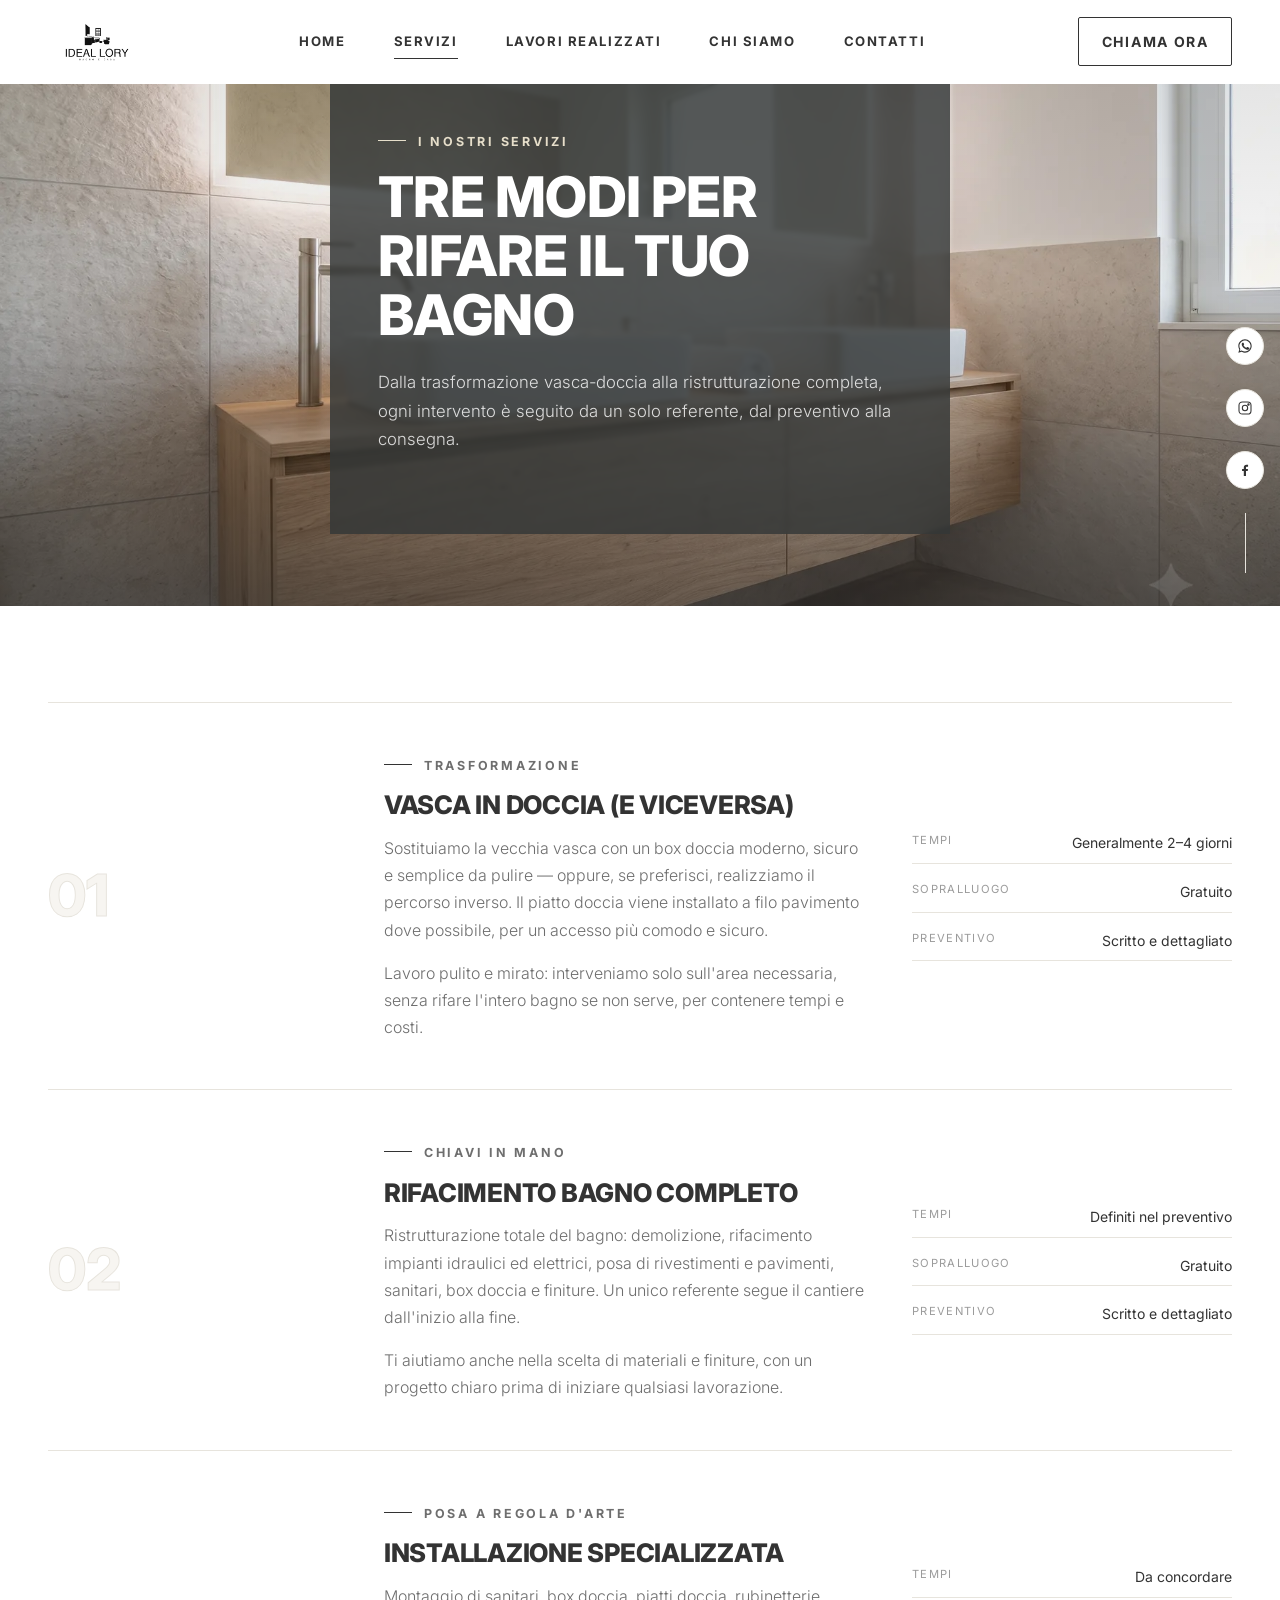
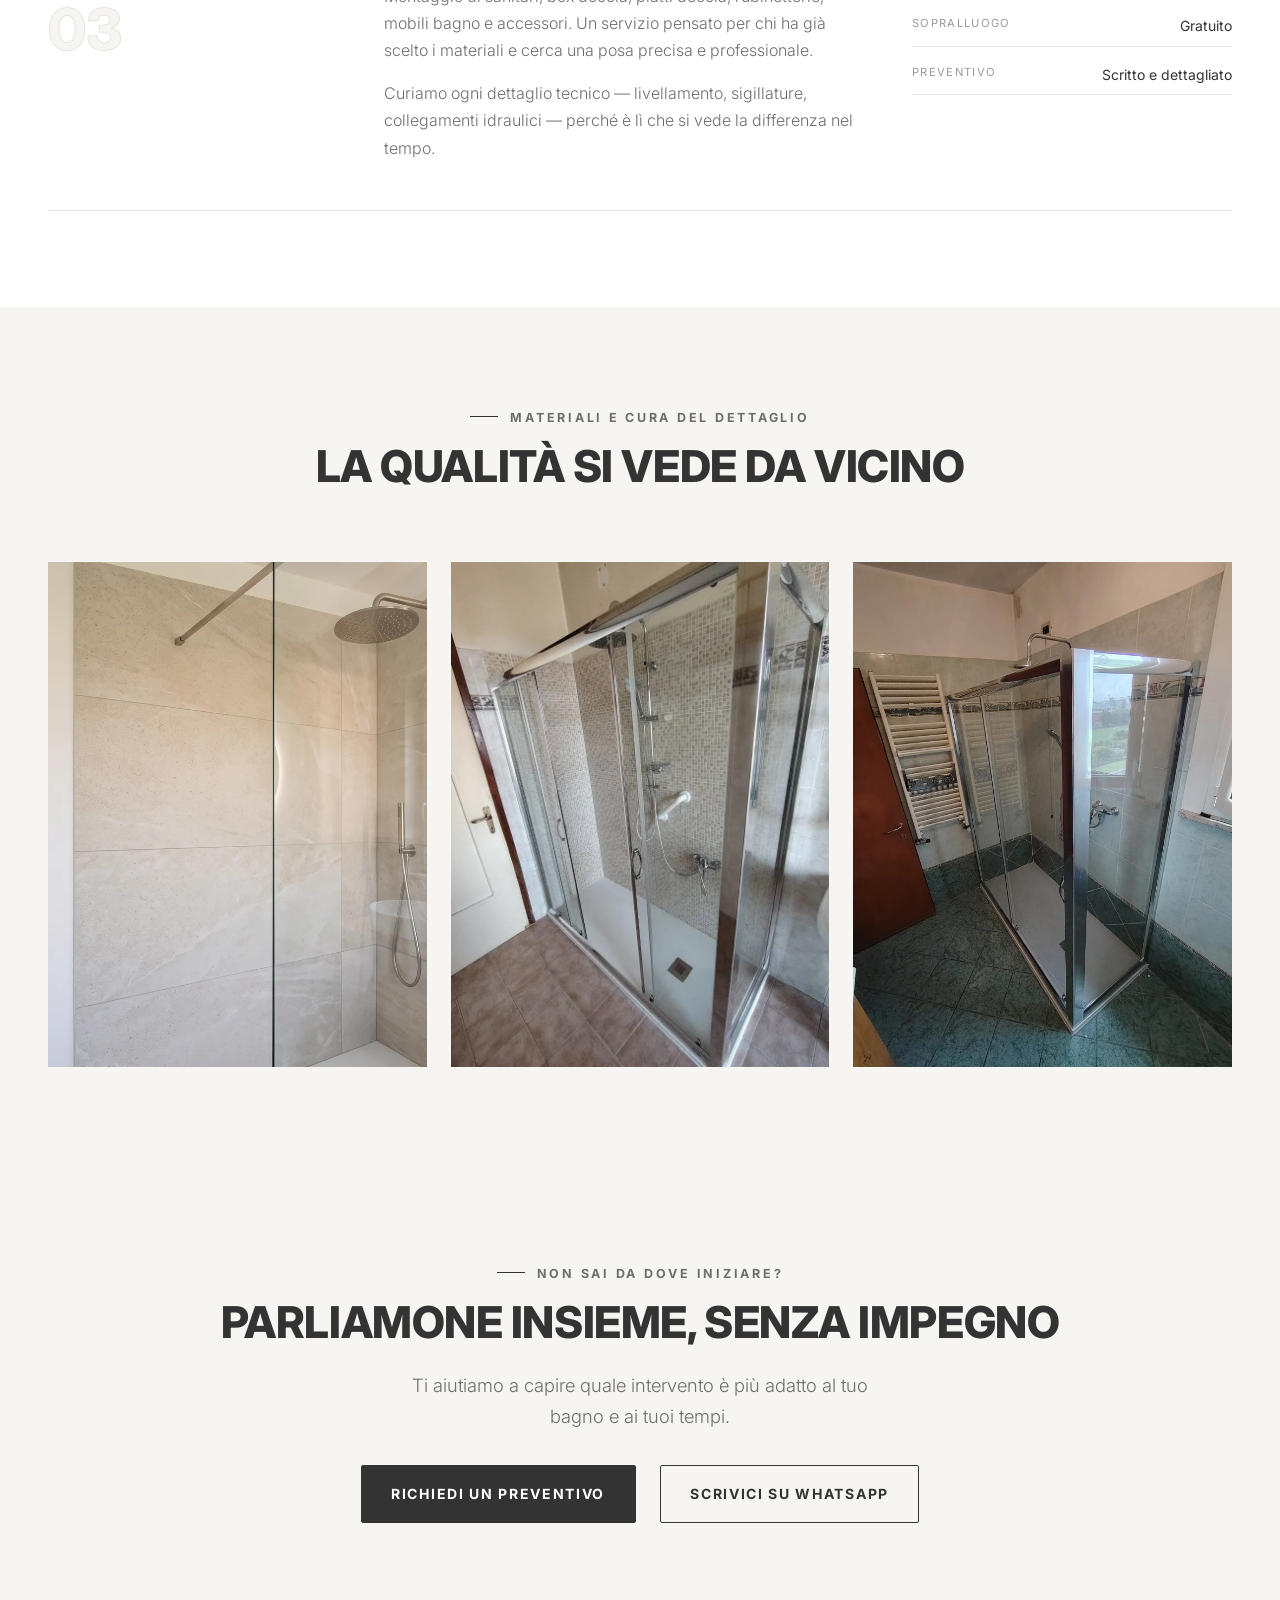
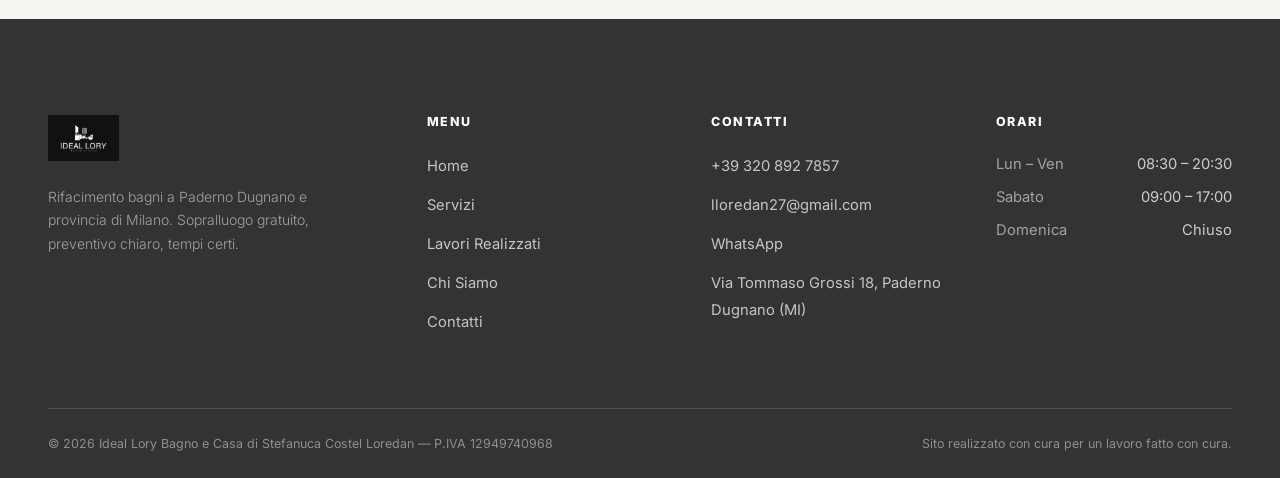
<file: servizi.html>
<!DOCTYPE html>
<html lang="it">
<head>
<meta charset="UTF-8">
<meta name="viewport" content="width=device-width, initial-scale=1.0">
<title>Servizi — Trasformazione Vasca in Doccia e Rifacimento Bagno | Ideal Lory</title>
<meta name="description" content="Trasformazione vasca in doccia, rifacimento bagno completo chiavi in mano e installazione specializzata. Scopri i servizi di Ideal Lory a Paderno Dugnano.">
<link rel="canonical" href="https://www.ideallorybagnoecasa.it/servizi.html">

<meta property="og:type" content="website">
<meta property="og:title" content="Servizi di Rifacimento Bagno | Ideal Lory Bagno e Casa">
<meta property="og:description" content="Trasformazione vasca in doccia, rifacimento bagno completo e installazione specializzata a Paderno Dugnano e provincia di Milano.">
<meta property="og:image" content="https://www.ideallorybagnoecasa.it/assets/img/atmosfera-doppio-lavabo.jpg">
<meta property="og:url" content="https://www.ideallorybagnoecasa.it/servizi.html">
<meta property="og:locale" content="it_IT">
<meta property="og:site_name" content="Ideal Lory Bagno e Casa">

<meta name="twitter:card" content="summary_large_image">
<meta name="twitter:title" content="Servizi di Rifacimento Bagno | Ideal Lory Bagno e Casa">
<meta name="twitter:description" content="Trasformazione vasca in doccia, rifacimento bagno completo e installazione specializzata.">
<meta name="twitter:image" content="https://www.ideallorybagnoecasa.it/assets/img/atmosfera-doppio-lavabo.jpg">

<link rel="icon" type="image/png" sizes="32x32" href="assets/icons/favicon-32.png">
<link rel="icon" type="image/png" sizes="16x16" href="assets/icons/favicon-16.png">
<link rel="apple-touch-icon" sizes="180x180" href="assets/icons/favicon-180.png">

<link rel="preconnect" href="https://fonts.googleapis.com">
<link rel="preconnect" href="https://fonts.gstatic.com" crossorigin>
<link href="https://fonts.googleapis.com/css2?family=Inter:wght@300;400;500;700;800&display=swap" rel="stylesheet">

<link rel="stylesheet" href="css/style.css">
</head>
<body>
<a href="#main" class="skip-link">Vai al contenuto</a>

<header class="site-header">
  <div class="container">
    <a href="index.html" class="brand" aria-label="Ideal Lory Bagno e Casa — torna alla home">
      <img src="assets/img/logo_bianco.png" alt="Ideal Lory Bagno e Casa" width="140" height="91">
    </a>
    <nav class="nav-main" id="nav-main" aria-label="Menu principale">
      <a href="index.html">Home</a>
      <a href="servizi.html" aria-current="page">Servizi</a>
      <a href="portfolio.html">Lavori Realizzati</a>
      <a href="chi-siamo.html">Chi Siamo</a>
      <a href="contatti.html">Contatti</a>
    </nav>
    <div class="header-cta">
      <a href="tel:+393208927857" class="btn"><span>Chiama Ora</span></a>
      <button class="nav-toggle" id="nav-toggle" aria-expanded="false" aria-controls="nav-main" aria-label="Apri il menu">
        <span></span>
      </button>
    </div>
  </div>
</header>

<aside class="social-rail" aria-label="Social e contatti rapidi">
  <a href="https://wa.me/393208927857" target="_blank" rel="noopener" aria-label="Scrivici su WhatsApp">
    <svg viewBox="0 0 24 24" fill="currentColor" aria-hidden="true"><path d="M17.5 14.4c-.3-.1-1.7-.8-1.9-.9-.3-.1-.4-.1-.6.1-.2.3-.7.9-.8 1-.2.2-.3.2-.5.1-.3-.1-1.2-.4-2.2-1.4-.8-.7-1.4-1.6-1.6-1.9-.2-.3 0-.5.1-.6.1-.1.3-.3.4-.5.1-.1.2-.3.3-.4.1-.2 0-.4 0-.5s-.6-1.5-.8-2c-.2-.5-.4-.4-.6-.4h-.5c-.2 0-.5.1-.7.3-.3.3-1 1-1 2.4s1 2.8 1.2 3c.1.2 2 3 4.8 4.3.7.3 1.2.5 1.6.6.7.2 1.3.2 1.8.1.5-.1 1.7-.7 1.9-1.3.2-.7.2-1.2.2-1.3-.1-.1-.3-.2-.5-.3z"/><path d="M12 2C6.5 2 2 6.5 2 12c0 1.9.5 3.6 1.4 5.1L2 22l5.1-1.3C8.6 21.5 10.3 22 12 22c5.5 0 10-4.5 10-10S17.5 2 12 2zm0 18.2c-1.6 0-3.1-.4-4.4-1.2l-.3-.2-3.1.8.8-3-.2-.3C4 14.9 3.6 13.5 3.6 12c0-4.6 3.8-8.4 8.4-8.4s8.4 3.8 8.4 8.4-3.8 8.2-8.4 8.2z"/></svg>
  </a>
  <a href="https://www.instagram.com/" target="_blank" rel="noopener" aria-label="Seguici su Instagram">
    <svg viewBox="0 0 24 24" fill="none" stroke="currentColor" stroke-width="1.6" aria-hidden="true"><rect x="3" y="3" width="18" height="18" rx="5"/><circle cx="12" cy="12" r="4"/><circle cx="17.2" cy="6.8" r="1"/></svg>
  </a>
  <a href="https://www.facebook.com/" target="_blank" rel="noopener" aria-label="Seguici su Facebook">
    <svg viewBox="0 0 24 24" fill="currentColor" aria-hidden="true"><path d="M13.5 21v-7.6h2.6l.4-3h-3v-1.9c0-.9.2-1.5 1.5-1.5h1.6V4.2C16.3 4.1 15.3 4 14.2 4c-2.4 0-4 1.5-4 4.1v2.3H7.6v3h2.6V21h3.3z"/></svg>
  </a>
</aside>

<main id="main">

  <section class="hero hero-page">
    <div class="hero-media">
      <picture>
        <source srcset="assets/img/atmosfera-doppio-lavabo.webp" type="image/webp">
        <img src="assets/img/atmosfera-doppio-lavabo.jpg" alt="Doppio lavabo in un bagno moderno con rubinetteria in acciaio" width="1800" height="981" fetchpriority="high">
      </picture>
    </div>
    <div class="container">
      <div class="hero-panel">
        <span class="eyebrow">I nostri servizi</span>
        <h1>Tre modi per rifare il tuo bagno</h1>
        <p>Dalla trasformazione vasca-doccia alla ristrutturazione completa, ogni intervento è seguito da un solo referente, dal preventivo alla consegna.</p>
      </div>
    </div>
  </section>

  <!-- ==================== ELENCO SERVIZI DETTAGLIATO ==================== -->
  <section class="section">
    <div class="container">
      <div class="services-list">

        <article class="service-row reveal" id="vasca-doccia">
          <span class="service-index">01</span>
          <div class="service-body">
            <span class="eyebrow">Trasformazione</span>
            <h3>Vasca in Doccia (e viceversa)</h3>
            <p>Sostituiamo la vecchia vasca con un box doccia moderno, sicuro e semplice da pulire — oppure, se preferisci, realizziamo il percorso inverso. Il piatto doccia viene installato a filo pavimento dove possibile, per un accesso più comodo e sicuro.</p>
            <p>Lavoro pulito e mirato: interveniamo solo sull'area necessaria, senza rifare l'intero bagno se non serve, per contenere tempi e costi.</p>
          </div>
          <div class="service-meta">
            <div class="meta-item"><span>Tempi</span><span>Generalmente 2–4 giorni</span></div>
            <div class="meta-item"><span>Sopralluogo</span><span>Gratuito</span></div>
            <div class="meta-item"><span>Preventivo</span><span>Scritto e dettagliato</span></div>
          </div>
        </article>

        <article class="service-row reveal" id="bagno-completo">
          <span class="service-index">02</span>
          <div class="service-body">
            <span class="eyebrow">Chiavi in mano</span>
            <h3>Rifacimento Bagno Completo</h3>
            <p>Ristrutturazione totale del bagno: demolizione, rifacimento impianti idraulici ed elettrici, posa di rivestimenti e pavimenti, sanitari, box doccia e finiture. Un unico referente segue il cantiere dall'inizio alla fine.</p>
            <p>Ti aiutiamo anche nella scelta di materiali e finiture, con un progetto chiaro prima di iniziare qualsiasi lavorazione.</p>
          </div>
          <div class="service-meta">
            <div class="meta-item"><span>Tempi</span><span>Definiti nel preventivo</span></div>
            <div class="meta-item"><span>Sopralluogo</span><span>Gratuito</span></div>
            <div class="meta-item"><span>Preventivo</span><span>Scritto e dettagliato</span></div>
          </div>
        </article>

        <article class="service-row reveal" id="installazione">
          <span class="service-index">03</span>
          <div class="service-body">
            <span class="eyebrow">Posa a regola d'arte</span>
            <h3>Installazione Specializzata</h3>
            <p>Montaggio di sanitari, box doccia, piatti doccia, rubinetterie, mobili bagno e accessori. Un servizio pensato per chi ha già scelto i materiali e cerca una posa precisa e professionale.</p>
            <p>Curiamo ogni dettaglio tecnico — livellamento, sigillature, collegamenti idraulici — perché è lì che si vede la differenza nel tempo.</p>
          </div>
          <div class="service-meta">
            <div class="meta-item"><span>Tempi</span><span>Da concordare</span></div>
            <div class="meta-item"><span>Sopralluogo</span><span>Gratuito</span></div>
            <div class="meta-item"><span>Preventivo</span><span>Scritto e dettagliato</span></div>
          </div>
        </article>

      </div>
    </div>
  </section>

  <!-- ==================== IMMAGINI DI SERVIZIO ==================== -->
  <section class="section" style="background: var(--color-surface);">
    <div class="container">
      <div class="section-head center reveal">
        <span class="eyebrow">Materiali e cura del dettaglio</span>
        <h2>La qualità si vede da vicino</h2>
      </div>
      <div class="gallery-grid">
        <div class="gallery-card reveal" style="cursor: default;">
          <picture>
            <source srcset="assets/img/atmosfera-doccia-pietra.webp" type="image/webp">
            <img src="assets/img/atmosfera-doccia-pietra.jpg" alt="Box doccia con rivestimento in pietra chiara e soffione a soffitto" width="1800" height="981" loading="lazy">
          </picture>
        </div>
        <div class="gallery-card reveal reveal-delay-1" style="cursor: default;">
          <picture>
            <source srcset="assets/img/dopo3.webp" type="image/webp">
            <img src="assets/img/dopo3.jpg" alt="Box doccia con mosaico beige e maniglione di sicurezza" width="768" height="1024" loading="lazy">
          </picture>
        </div>
        <div class="gallery-card reveal reveal-delay-2" style="cursor: default;">
          <picture>
            <source srcset="assets/img/dopo1.webp" type="image/webp">
            <img src="assets/img/dopo1.jpg" alt="Box doccia in cristallo con profili cromati" width="1400" height="1866" loading="lazy">
          </picture>
        </div>
      </div>
    </div>
  </section>

  <!-- ==================== CTA ==================== -->
  <section class="cta-banner">
    <div class="container">
      <div class="reveal">
        <span class="eyebrow">Non sai da dove iniziare?</span>
        <h2>Parliamone insieme, senza impegno</h2>
        <p class="lede">Ti aiutiamo a capire quale intervento è più adatto al tuo bagno e ai tuoi tempi.</p>
        <div class="cta-actions">
          <a href="contatti.html" class="btn btn-solid">Richiedi un Preventivo</a>
          <a href="https://wa.me/393208927857" class="btn" target="_blank" rel="noopener">Scrivici su WhatsApp</a>
        </div>
      </div>
    </div>
  </section>

</main>

<footer class="site-footer">
  <div class="container">
    <div class="footer-grid">
      <div class="footer-brand">
        <img src="assets/img/logo_nero.png" alt="Ideal Lory Bagno e Casa" width="140" height="91">
        <p>Rifacimento bagni a Paderno Dugnano e provincia di Milano. Sopralluogo gratuito, preventivo chiaro, tempi certi.</p>
      </div>
      <div class="footer-col">
        <h4>Menu</h4>
        <ul>
          <li><a href="index.html">Home</a></li>
          <li><a href="servizi.html">Servizi</a></li>
          <li><a href="portfolio.html">Lavori Realizzati</a></li>
          <li><a href="chi-siamo.html">Chi Siamo</a></li>
          <li><a href="contatti.html">Contatti</a></li>
        </ul>
      </div>
      <div class="footer-col">
        <h4>Contatti</h4>
        <ul>
          <li><a href="tel:+393208927857">+39 320 892 7857</a></li>
          <li><a href="mailto:lloredan27@gmail.com">lloredan27@gmail.com</a></li>
          <li><a href="https://wa.me/393208927857" target="_blank" rel="noopener">WhatsApp</a></li>
          <li><a href="https://www.google.com/maps/search/?api=1&query=Via+Tommaso+Grossi+18+Paderno+Dugnano+MI" target="_blank" rel="noopener">Via Tommaso Grossi 18, Paderno Dugnano (MI)</a></li>
        </ul>
      </div>
      <div class="footer-col">
        <h4>Orari</h4>
        <div class="footer-hours">
          <div class="row"><span>Lun – Ven</span><span>08:30 – 20:30</span></div>
          <div class="row"><span>Sabato</span><span>09:00 – 17:00</span></div>
          <div class="row"><span>Domenica</span><span>Chiuso</span></div>
        </div>
      </div>
    </div>
    <div class="footer-bottom">
      <span>© <span id="current-year">2026</span> Ideal Lory Bagno e Casa di Stefanuca Costel Loredan — P.IVA 12949740968</span>
      <span>Sito realizzato con cura per un lavoro fatto con cura.</span>
    </div>
  </div>
</footer>

<script src="js/main.js"></script>
</body>
</html>
</file>
<file: css/style.css>
/* ==========================================================================
   IDEAL LORY — BAGNO E CASA
   Stylesheet principale
   Struttura del file:
   1. Variabili (design tokens)
   2. Reset & base
   3. Tipografia
   4. Utility
   5. Header / Navbar
   6. Social rail
   7. Hero
   8. Sezione valori (4 pilastri)
   9. Sezione servizi
   10. Timeline / percorso cliente
   11. Sezione storia / about
   12. Fascia fiducia (sostituisce loghi partner)
   13. Portfolio / gallery
   14. Prima/Dopo
   15. Recensioni
   16. CTA banner
   17. Footer
   18. Form contatti
   19. Animazioni scroll-reveal
   20. Responsive
   ========================================================================== */

/* ----------------------------------------------------------------------
   1. VARIABILI — modifica qui palette, font e spaziature per tutto il sito
   ---------------------------------------------------------------------- */
:root{
  /* Palette monocromatica */
  --color-white:        #FFFFFF;
  --color-dark:         #333333;   /* testo principale / titoli */
  --color-dark-2:       #343738;   /* pannelli overlay scuri */
  --color-gray:         #6E6E6E;   /* testo secondario */
  --color-gray-light:   #9B9B9B;   /* testo terziario / caption */
  --color-line:         #E7E4DD;   /* linee, bordi sottili */
  --color-surface:      #F7F5F1;   /* superfici chiare leggermente calde */
  --color-accent:       #E6DECA;   /* accento sabbia — usare con parsimonia */
  --color-accent-dark:  #C9BC9C;   /* variante scura dell'accento, per testo su accento */

  /* Tipografia */
  --font-display: 'Inter', 'Helvetica Neue', Arial, sans-serif;
  --font-body:    'Inter', 'Helvetica Neue', Arial, sans-serif;

  --fs-h1: clamp(2rem, 1.4rem + 3vw, 3.5rem);
  --fs-h2: clamp(1.7rem, 1.3rem + 1.8vw, 2.8rem);
  --fs-h3: clamp(1.25rem, 1.1rem + 0.8vw, 1.6rem);
  --fs-body: 1rem;
  --fs-small: 0.875rem;
  --fs-eyebrow: 0.78rem;

  --lh-display: 1.05;
  --lh-body: 1.7;

  --ls-tight: -0.01em;
  --ls-eyebrow: 0.22em;
  --ls-wide: 0.12em;

  /* Spaziature — scala 8px */
  --space-1: 0.5rem;
  --space-2: 1rem;
  --space-3: 1.5rem;
  --space-4: 2rem;
  --space-5: 3rem;
  --space-6: 4.5rem;
  --space-7: 6rem;
  --space-8: 9rem;

  --container-w: 1280px;
  --container-pad: clamp(1.25rem, 4vw, 3rem);

  /* Bordi / ombre — quasi nulli, coerente col riferimento */
  --radius-sm: 2px;
  --radius-md: 4px;
  --shadow-soft: 0 12px 40px rgba(51,51,51,0.08);

  /* Motion */
  --ease-out: cubic-bezier(0.16, 1, 0.3, 1);
  --dur-fast: 220ms;
  --dur-med: 380ms;
  --dur-slow: 650ms;

  --header-h: 84px;
}

/* ----------------------------------------------------------------------
   2. RESET & BASE
   ---------------------------------------------------------------------- */
*, *::before, *::after{ box-sizing: border-box; }
html{ scroll-behavior: smooth; }
@media (prefers-reduced-motion: reduce){
  html{ scroll-behavior: auto; }
  *, *::before, *::after{
    animation-duration: 0.001ms !important;
    animation-iteration-count: 1 !important;
    transition-duration: 0.001ms !important;
    scroll-behavior: auto !important;
  }
}

body{
  margin: 0;
  font-family: var(--font-body);
  color: var(--color-dark);
  background: var(--color-white);
  font-weight: 400;
  line-height: var(--lh-body);
  -webkit-font-smoothing: antialiased;
  -moz-osx-font-smoothing: grayscale;
}

img{ max-width: 100%; display: block; height: auto; }
a{ color: inherit; text-decoration: none; }
ul{ list-style: none; margin: 0; padding: 0; }
button{ font-family: inherit; cursor: pointer; }
input, textarea, select{ font-family: inherit; font-size: inherit; }

::selection{ background: var(--color-accent); color: var(--color-dark); }

:focus-visible{
  outline: 2px solid var(--color-dark);
  outline-offset: 3px;
}

/* ----------------------------------------------------------------------
   3. TIPOGRAFIA
   ---------------------------------------------------------------------- */
h1, h2, h3, h4{
  font-family: var(--font-display);
  font-weight: 800;
  text-transform: uppercase;
  letter-spacing: var(--ls-tight);
  line-height: var(--lh-display);
  margin: 0;
  color: var(--color-dark);
}
h1{ font-size: var(--fs-h1); }
h2{ font-size: var(--fs-h2); }
h3{ font-size: var(--fs-h3); }
h4{ font-size: 1.05rem; }

p{ margin: 0 0 var(--space-2); color: var(--color-gray); font-weight: 300; }
p:last-child{ margin-bottom: 0; }

.lede{
  font-size: 1.15rem;
  font-weight: 300;
  color: var(--color-gray);
  max-width: 46ch;
}

.eyebrow{
  display: inline-block;
  font-family: var(--font-display);
  font-size: var(--fs-eyebrow);
  font-weight: 700;
  letter-spacing: var(--ls-eyebrow);
  text-transform: uppercase;
  color: var(--color-gray);
  margin-bottom: var(--space-2);
}
.eyebrow::before{
  content: "";
  display: inline-block;
  width: 28px;
  height: 1px;
  background: var(--color-dark);
  margin-right: 12px;
  vertical-align: middle;
  transform: translateY(-2px);
}

/* ----------------------------------------------------------------------
   4. UTILITY
   ---------------------------------------------------------------------- */
.container{
  max-width: var(--container-w);
  margin: 0 auto;
  padding-left: var(--container-pad);
  padding-right: var(--container-pad);
}
.section{ padding: var(--space-7) 0; }
.section-tight{ padding: var(--space-5) 0; }
.text-center{ text-align: center; }
.mx-auto{ margin-left: auto; margin-right: auto; }

.section-head{
  max-width: 720px;
  margin-bottom: var(--space-6);
}
.section-head.center{ margin-left: auto; margin-right: auto; text-align: center; }

.visually-hidden{
  position: absolute !important;
  width: 1px; height: 1px;
  padding: 0; margin: -1px;
  overflow: hidden;
  clip: rect(0,0,0,0);
  white-space: nowrap; border: 0;
}

.skip-link{
  position: absolute;
  left: 1rem; top: -60px;
  background: var(--color-dark);
  color: var(--color-white);
  padding: 0.75rem 1.25rem;
  z-index: 999;
  transition: top var(--dur-fast) var(--ease-out);
  font-weight: 700;
  text-transform: uppercase;
  letter-spacing: var(--ls-wide);
  font-size: var(--fs-small);
}
.skip-link:focus{ top: 1rem; }

/* Bottoni ------------------------------------------------------------- */
.btn{
  display: inline-flex;
  align-items: center;
  gap: 0.6rem;
  font-family: var(--font-display);
  font-weight: 700;
  font-size: var(--fs-small);
  text-transform: uppercase;
  letter-spacing: var(--ls-wide);
  padding: 1rem 1.85rem;
  border: 1px solid var(--color-dark);
  border-radius: var(--radius-sm);
  background: transparent;
  color: var(--color-dark);
  transition: background var(--dur-fast) var(--ease-out),
              color var(--dur-fast) var(--ease-out),
              border-color var(--dur-fast) var(--ease-out);
  white-space: nowrap;
}
.btn:hover, .btn:focus-visible{
  background: var(--color-dark);
  color: var(--color-white);
}
.btn-solid{
  background: var(--color-dark);
  color: var(--color-white);
}
.btn-solid:hover, .btn-solid:focus-visible{
  background: transparent;
  color: var(--color-dark);
}
.btn-light{
  border-color: rgba(255,255,255,0.55);
  color: var(--color-white);
}
.btn-light:hover, .btn-light:focus-visible{
  background: var(--color-white);
  color: var(--color-dark);
  border-color: var(--color-white);
}
.btn-arrow::after{
  content: "→";
  transition: transform var(--dur-fast) var(--ease-out);
}
.btn-arrow:hover::after{ transform: translateX(4px); }

/* ----------------------------------------------------------------------
   5. HEADER / NAVBAR
   ---------------------------------------------------------------------- */
.site-header{
  position: fixed;
  top: 0; left: 0; right: 0;
  z-index: 500;
  height: var(--header-h);
  display: flex;
  align-items: center;
  background: rgba(255,255,255,0.98);
  border-bottom: 1px solid transparent;
  transition: height var(--dur-med) var(--ease-out),
              border-color var(--dur-med) var(--ease-out),
              box-shadow var(--dur-med) var(--ease-out);
}
.site-header.is-scrolled{
  height: 68px;
  border-bottom-color: var(--color-line);
  box-shadow: 0 2px 24px rgba(51,51,51,0.05);
}
.site-header .container{
  display: flex;
  align-items: center;
  justify-content: space-between;
  width: 100%;
}

.brand{
  display: flex;
  align-items: center;
  gap: 0.75rem;
}
.brand img{
  height: 64px;
  width: auto;
  transition: height var(--dur-med) var(--ease-out);
}
.site-header.is-scrolled .brand img{ height: 50px; }

.nav-main{
  display: flex;
  align-items: center;
  gap: var(--space-5);
}
.nav-main a{
  font-family: var(--font-display);
  font-size: 0.82rem;
  font-weight: 700;
  text-transform: uppercase;
  letter-spacing: var(--ls-wide);
  position: relative;
  padding: 6px 0;
}
.nav-main a::after{
  content: "";
  position: absolute;
  left: 0; bottom: 0;
  height: 1px; width: 0%;
  background: var(--color-dark);
  transition: width var(--dur-fast) var(--ease-out);
}
.nav-main a:hover::after,
.nav-main a:focus-visible::after,
.nav-main a[aria-current="page"]::after{ width: 100%; }

.header-cta{
  display: flex;
  align-items: center;
  gap: var(--space-3);
}
.header-cta .btn{ padding: 0.75rem 1.4rem; }

.nav-toggle{
  display: none;
  background: none;
  border: none;
  width: 32px; height: 24px;
  position: relative;
  padding: 0;
}
.nav-toggle span, .nav-toggle span::before, .nav-toggle span::after{
  content: "";
  position: absolute;
  left: 0; right: 0;
  height: 2px;
  background: var(--color-dark);
  transition: transform var(--dur-fast) var(--ease-out), opacity var(--dur-fast) var(--ease-out), top var(--dur-fast) var(--ease-out);
}
.nav-toggle span{ top: 11px; }
.nav-toggle span::before{ top: -9px; }
.nav-toggle span::after{ top: 9px; }
.nav-toggle[aria-expanded="true"] span{ background: transparent; }
.nav-toggle[aria-expanded="true"] span::before{ top: 0; transform: rotate(45deg); }
.nav-toggle[aria-expanded="true"] span::after{ top: 0; transform: rotate(-45deg); }

/* ----------------------------------------------------------------------
   6. SOCIAL RAIL (verticale, lato destro)
   ---------------------------------------------------------------------- */
.social-rail{
  position: fixed;
  right: var(--space-2);
  top: 50%;
  transform: translateY(-50%);
  z-index: 400;
  display: flex;
  flex-direction: column;
  align-items: center;
  gap: var(--space-3);
}
.social-rail a{
  width: 38px; height: 38px;
  display: flex; align-items: center; justify-content: center;
  border: 1px solid var(--color-line);
  border-radius: 50%;
  color: var(--color-dark);
  background: var(--color-white);
  transition: background var(--dur-fast) var(--ease-out), color var(--dur-fast) var(--ease-out), transform var(--dur-fast) var(--ease-out);
}
.social-rail a:hover, .social-rail a:focus-visible{
  background: var(--color-dark);
  color: var(--color-white);
  transform: translateY(-2px);
}
.social-rail::after{
  content: "";
  width: 1px; height: 60px;
  background: var(--color-line);
}
.social-rail svg{ width: 16px; height: 16px; }

/* ----------------------------------------------------------------------
   7. HERO
   ---------------------------------------------------------------------- */
.hero{
  position: relative;
  margin-top: var(--header-h);
  height: clamp(560px, calc(100svh - var(--header-h)), 920px);
  min-height: 560px;
  width: 100%;
  overflow: hidden;
  display: flex;
  align-items: flex-end;
}
.hero-media{
  position: absolute;
  inset: 0;
  z-index: 0;
}
.hero-media img{
  width: 100%; height: 100%;
  object-fit: cover;
  object-position: center;
}
.hero-media::after{
  content: "";
  position: absolute; inset: 0;
  background: linear-gradient(180deg, rgba(51,51,51,0.12) 0%, rgba(51,51,51,0.04) 40%, rgba(51,51,51,0.58) 100%);
}
.hero-panel{
  position: relative;
  z-index: 2;
  background: rgba(52,55,56,0.82);
  color: var(--color-white);
  padding: var(--space-5) var(--space-5);
  max-width: 620px;
  margin: 0 0 var(--space-6) 0;
  backdrop-filter: blur(2px);
}
.hero-panel h1{ color: var(--color-white); margin-bottom: var(--space-3); }
.hero-panel p{ color: rgba(255,255,255,0.82); font-size: 1.05rem; margin-bottom: var(--space-4); }
.hero-panel .eyebrow{ color: var(--color-accent); }
.hero-panel .eyebrow::before{ background: var(--color-accent); }
.hero-actions{ display: flex; gap: var(--space-2); flex-wrap: wrap; }

.hero-scroll{
  position: absolute;
  left: 50%;
  bottom: var(--space-3);
  transform: translateX(-50%);
  z-index: 2;
  color: var(--color-white);
  display: flex;
  flex-direction: column;
  align-items: center;
  gap: 6px;
  font-size: var(--fs-eyebrow);
  letter-spacing: var(--ls-wide);
  text-transform: uppercase;
  opacity: 0.85;
}
.hero-scroll svg{
  animation: bounce 1.8s var(--ease-out) infinite;
}
@keyframes bounce{
  0%, 100%{ transform: translateY(0); opacity: 0.6; }
  50%{ transform: translateY(8px); opacity: 1; }
}

/* Hero interna per pagine secondarie (più basso) */
.hero-page{
  height: clamp(500px, 58vh, 660px);
  min-height: 500px;
}

/* ----------------------------------------------------------------------
   8. SEZIONE VALORI (4 pilastri)
   ---------------------------------------------------------------------- */
.pillars{
  display: grid;
  grid-template-columns: repeat(4, 1fr);
  gap: var(--space-5);
}
.pillar{
  border-top: 1px solid var(--color-dark);
  padding-top: var(--space-3);
}
.pillar .pillar-num{
  font-family: var(--font-display);
  font-size: var(--fs-small);
  color: var(--color-gray-light);
  letter-spacing: var(--ls-wide);
  display: block;
  margin-bottom: var(--space-2);
}
.pillar h3{
  font-size: 1.05rem;
  margin-bottom: var(--space-2);
  letter-spacing: 0.02em;
}
.pillar p{ font-size: var(--fs-small); }

/* ----------------------------------------------------------------------
   9. SERVIZI
   ---------------------------------------------------------------------- */
.services-list{
  display: flex;
  flex-direction: column;
}
.service-row{
  display: grid;
  grid-template-columns: 0.9fr 1.5fr 1fr;
  gap: var(--space-5);
  align-items: center;
  padding: var(--space-5) 0;
  border-bottom: 1px solid var(--color-line);
}
.service-row:first-child{ border-top: 1px solid var(--color-line); }
.service-index{
  font-family: var(--font-display);
  font-size: clamp(2.5rem, 2rem + 2vw, 4rem);
  font-weight: 800;
  color: var(--color-surface);
  -webkit-text-stroke: 1px var(--color-line);
  line-height: 1;
}
.service-body h3{ margin-bottom: var(--space-2); }
.service-body p{ max-width: 52ch; }
.service-meta{
  display: flex;
  flex-direction: column;
  gap: var(--space-2);
  font-size: var(--fs-small);
}
.service-meta .meta-item{
  display: flex;
  justify-content: space-between;
  border-bottom: 1px solid var(--color-line);
  padding-bottom: 8px;
}
.service-meta .meta-item span:first-child{
  color: var(--color-gray-light);
  text-transform: uppercase;
  letter-spacing: var(--ls-wide);
  font-size: 0.7rem;
}
.service-media{
  aspect-ratio: 4/3;
  overflow: hidden;
}
.service-media img{ width: 100%; height: 100%; object-fit: cover; }

/* Cards servizi (usate in home) */
.service-cards{
  display: grid;
  grid-template-columns: repeat(3, 1fr);
  gap: var(--space-4);
}
.service-card{
  border: 1px solid var(--color-line);
  padding: var(--space-4);
  transition: border-color var(--dur-fast) var(--ease-out), transform var(--dur-fast) var(--ease-out);
}
.service-card:hover{ border-color: var(--color-dark); transform: translateY(-4px); }
.service-card .pillar-num{
  font-family: var(--font-display);
  color: var(--color-gray-light);
  font-size: var(--fs-small);
  letter-spacing: var(--ls-wide);
}
.service-card h3{ margin: var(--space-2) 0; font-size: 1.1rem; }
.service-card p{ font-size: var(--fs-small); margin-bottom: var(--space-3); }
.service-card a{
  font-family: var(--font-display);
  font-size: var(--fs-small);
  font-weight: 700;
  text-transform: uppercase;
  letter-spacing: var(--ls-wide);
  display: inline-flex;
  align-items: center;
  gap: 6px;
}
.service-card a::after{ content: "→"; transition: transform var(--dur-fast) var(--ease-out); }
.service-card a:hover::after{ transform: translateX(4px); }

/* ----------------------------------------------------------------------
   10. TIMELINE / PERCORSO CLIENTE
   ---------------------------------------------------------------------- */
.timeline{
  display: grid;
  grid-template-columns: repeat(4, 1fr);
  gap: var(--space-4);
  counter-reset: step;
}
.timeline-step{
  position: relative;
  padding-top: var(--space-4);
}
.timeline-step::before{
  content: "";
  position: absolute;
  top: 0; left: 0;
  width: 100%; height: 1px;
  background: var(--color-line);
}
.timeline-step .step-num{
  font-family: var(--font-display);
  font-weight: 800;
  font-size: 2.4rem;
  color: var(--color-dark);
  display: block;
  margin-bottom: var(--space-2);
}
.timeline-step h4{
  text-transform: uppercase;
  margin-bottom: var(--space-1);
  font-size: 0.95rem;
  letter-spacing: 0.03em;
}
.timeline-step p{ font-size: var(--fs-small); }

/* connettore linea orizzontale tra step su desktop */
.timeline{ position: relative; }

/* ----------------------------------------------------------------------
   11. STORIA / ABOUT
   ---------------------------------------------------------------------- */
.story{
  display: grid;
  grid-template-columns: 1fr 1fr;
  gap: var(--space-6);
  align-items: center;
}
.story-media{ position: relative; }
.story-media img{ width: 100%; aspect-ratio: 4/5; object-fit: cover; }
.story-media .media-tag{
  position: absolute;
  bottom: -1px; left: -1px;
  background: var(--color-dark-2);
  color: var(--color-white);
  padding: var(--space-2) var(--space-3);
  font-family: var(--font-display);
  font-size: var(--fs-small);
  text-transform: uppercase;
  letter-spacing: var(--ls-wide);
}
.story-content p{ margin-bottom: var(--space-3); }
.story-stats{
  display: grid;
  grid-template-columns: repeat(3, 1fr);
  gap: var(--space-3);
  margin-top: var(--space-4);
  padding-top: var(--space-4);
  border-top: 1px solid var(--color-line);
}
.story-stats .stat-num{
  font-family: var(--font-display);
  font-weight: 800;
  font-size: 1.9rem;
  display: block;
}
.story-stats .stat-label{
  font-size: 0.72rem;
  text-transform: uppercase;
  letter-spacing: var(--ls-wide);
  color: var(--color-gray-light);
}

/* ----------------------------------------------------------------------
   12. FASCIA FIDUCIA (sostituisce loghi partner non disponibili)
   ---------------------------------------------------------------------- */
.trust-strip{
  border-top: 1px solid var(--color-line);
  border-bottom: 1px solid var(--color-line);
  padding: var(--space-4) 0;
}
.trust-strip .container{
  display: flex;
  justify-content: space-between;
  align-items: center;
  flex-wrap: wrap;
  gap: var(--space-3);
}
.trust-item{
  font-family: var(--font-display);
  font-size: var(--fs-small);
  font-weight: 700;
  text-transform: uppercase;
  letter-spacing: var(--ls-wide);
  color: var(--color-gray);
  display: flex;
  align-items: center;
  gap: 10px;
}
.trust-item svg{ width: 18px; height: 18px; flex-shrink: 0; }

/* ----------------------------------------------------------------------
   13. PORTFOLIO / GALLERY
   ---------------------------------------------------------------------- */
.gallery-filters{
  display: flex;
  gap: var(--space-3);
  margin-bottom: var(--space-5);
  flex-wrap: wrap;
}
.filter-btn{
  background: none;
  border: 1px solid var(--color-line);
  border-radius: var(--radius-sm);
  padding: 0.6rem 1.2rem;
  font-family: var(--font-display);
  font-size: 0.78rem;
  font-weight: 700;
  text-transform: uppercase;
  letter-spacing: var(--ls-wide);
  color: var(--color-gray);
  transition: all var(--dur-fast) var(--ease-out);
}
.filter-btn:hover{ border-color: var(--color-dark); color: var(--color-dark); }
.filter-btn.is-active{ background: var(--color-dark); border-color: var(--color-dark); color: var(--color-white); }

.gallery-grid{
  display: grid;
  grid-template-columns: repeat(3, 1fr);
  gap: var(--space-3);
}
.gallery-card{
  position: relative;
  overflow: hidden;
  aspect-ratio: 3/4;
  cursor: pointer;
}
.gallery-card img{
  width: 100%; height: 100%; object-fit: cover;
  transition: transform var(--dur-slow) var(--ease-out);
}
.gallery-card:hover img{ transform: scale(1.06); }
.gallery-overlay{
  position: absolute; inset: 0;
  background: linear-gradient(180deg, rgba(52,55,56,0) 40%, rgba(52,55,56,0.92) 100%);
  display: flex;
  flex-direction: column;
  justify-content: flex-end;
  padding: var(--space-3);
  opacity: 0;
  transform: translateY(8px);
  transition: opacity var(--dur-med) var(--ease-out), transform var(--dur-med) var(--ease-out);
}
.gallery-card:hover .gallery-overlay,
.gallery-card:focus-within .gallery-overlay{ opacity: 1; transform: translateY(0); }
.gallery-overlay .cat{
  font-size: 0.68rem;
  text-transform: uppercase;
  letter-spacing: var(--ls-wide);
  color: var(--color-accent);
  margin-bottom: 4px;
  font-family: var(--font-display);
  font-weight: 700;
}
.gallery-overlay h4{
  color: var(--color-white);
  font-size: 0.95rem;
  margin-bottom: var(--space-2);
}
.gallery-overlay .view-btn{
  align-self: flex-start;
  font-family: var(--font-display);
  font-size: 0.72rem;
  font-weight: 700;
  text-transform: uppercase;
  letter-spacing: var(--ls-wide);
  color: var(--color-white);
  border-bottom: 1px solid rgba(255,255,255,0.6);
  padding-bottom: 2px;
}

/* ----------------------------------------------------------------------
   14. PRIMA / DOPO
   ---------------------------------------------------------------------- */
.compare-grid{
  display: grid;
  grid-template-columns: repeat(2, 1fr);
  gap: var(--space-5);
}
.compare-card{ border: 1px solid var(--color-line); }
.compare-images{
  display: grid;
  grid-template-columns: 1fr 1fr;
}
.compare-figure{ position: relative; aspect-ratio: 3/4; overflow: hidden; }
.compare-figure img{ width: 100%; height: 100%; object-fit: cover; }
.compare-figure .tag{
  position: absolute;
  top: var(--space-2); left: var(--space-2);
  background: var(--color-dark-2);
  color: var(--color-white);
  font-family: var(--font-display);
  font-size: 0.65rem;
  font-weight: 700;
  letter-spacing: var(--ls-wide);
  text-transform: uppercase;
  padding: 5px 10px;
}
.compare-figure.after .tag{ background: var(--color-accent); color: var(--color-dark); }
.compare-caption{ padding: var(--space-3); }
.compare-caption h4{ font-size: 0.95rem; margin-bottom: 4px; }
.compare-caption p{ font-size: var(--fs-small); }

/* ----------------------------------------------------------------------
   15. RECENSIONI
   ---------------------------------------------------------------------- */
.reviews{
  background: var(--color-dark-2);
  color: var(--color-white);
  padding: var(--space-7) 0;
}
.reviews .section-head .eyebrow{ color: var(--color-accent); }
.reviews .section-head .eyebrow::before{ background: var(--color-accent); }
.reviews .section-head h2{ color: var(--color-white); }
.reviews-grid{
  display: grid;
  grid-template-columns: repeat(3, 1fr);
  gap: var(--space-4);
}
.review-card{
  border-top: 1px solid rgba(255,255,255,0.25);
  padding-top: var(--space-3);
}
.review-stars{ color: var(--color-accent); letter-spacing: 3px; margin-bottom: var(--space-2); font-size: 0.9rem; }
.review-card p{ color: rgba(255,255,255,0.82); font-size: 0.98rem; margin-bottom: var(--space-3); }
.review-author{
  font-family: var(--font-display);
  font-size: var(--fs-small);
  font-weight: 700;
  text-transform: uppercase;
  letter-spacing: var(--ls-wide);
  color: var(--color-white);
}
.review-author span{
  display: block;
  font-family: var(--font-body);
  font-weight: 300;
  text-transform: none;
  letter-spacing: normal;
  color: rgba(255,255,255,0.55);
  font-size: 0.8rem;
  margin-top: 2px;
}

/* ----------------------------------------------------------------------
   16. CTA BANNER
   ---------------------------------------------------------------------- */
.cta-banner{
  position: relative;
  padding: var(--space-7) 0;
  text-align: center;
  overflow: hidden;
  background: var(--color-surface);
}
.cta-banner h2{ margin-bottom: var(--space-3); }
.cta-banner .lede{ margin: 0 auto var(--space-4); text-align: center; }
.cta-actions{ display: flex; justify-content: center; gap: var(--space-3); flex-wrap: wrap; }

/* ----------------------------------------------------------------------
   17. FOOTER
   ---------------------------------------------------------------------- */
.site-footer{
  background: var(--color-dark);
  color: rgba(255,255,255,0.75);
  padding: var(--space-7) 0 var(--space-3);
}
.footer-grid{
  display: grid;
  grid-template-columns: 1.4fr 1fr 1fr 1fr;
  gap: var(--space-5);
  padding-bottom: var(--space-6);
  border-bottom: 1px solid rgba(255,255,255,0.15);
}
.footer-brand img{ height: 46px; width: auto; margin-bottom: var(--space-3); }
.footer-brand p{ color: rgba(255,255,255,0.55); font-size: var(--fs-small); max-width: 32ch; }
.footer-col h4{
  color: var(--color-white);
  font-size: 0.78rem;
  letter-spacing: var(--ls-wide);
  margin-bottom: var(--space-3);
}
.footer-col ul{ display: flex; flex-direction: column; gap: 12px; }
.footer-col a{
  font-size: 0.92rem;
  color: rgba(255,255,255,0.72);
  transition: color var(--dur-fast) var(--ease-out);
}
.footer-col a:hover, .footer-col a:focus-visible{ color: var(--color-white); }
.footer-hours{ display: flex; flex-direction: column; gap: 8px; font-size: 0.92rem; }
.footer-hours .row{ display: flex; justify-content: space-between; gap: var(--space-3); }
.footer-hours .row span:first-child{ color: rgba(255,255,255,0.55); }

.footer-bottom{
  padding-top: var(--space-3);
  display: flex;
  justify-content: space-between;
  align-items: center;
  flex-wrap: wrap;
  gap: var(--space-2);
  font-size: 0.78rem;
  color: rgba(255,255,255,0.45);
}
.footer-bottom a{ color: rgba(255,255,255,0.6); }
.footer-bottom a:hover{ color: var(--color-white); }

/* ----------------------------------------------------------------------
   18. FORM CONTATTI
   ---------------------------------------------------------------------- */
.contact-form-wrap{
  max-width: 640px;
  margin: 0 auto;
}
.form-section-label{
  font-family: var(--font-display);
  font-size: 0.72rem;
  font-weight: 700;
  text-transform: uppercase;
  letter-spacing: var(--ls-wide);
  color: var(--color-gray-light);
  margin: var(--space-4) 0 var(--space-2);
  padding-top: var(--space-3);
  border-top: 1px solid var(--color-line);
}
.form-section-label:first-child{ margin-top: 0; padding-top: 0; border-top: none; }
.form-group{ margin-bottom: var(--space-3); }
.form-group select{
  width: 100%;
  border: none;
  border-bottom: 1px solid var(--color-line);
  background: transparent;
  padding: 0.75rem 0.1rem;
  font-size: 1rem;
  color: var(--color-dark);
  border-radius: 0;
  appearance: none;
  -webkit-appearance: none;
  background-image: url("data:image/svg+xml;utf8,<svg xmlns='http://www.w3.org/2000/svg' viewBox='0 0 24 24' fill='none' stroke='%23333333' stroke-width='1.6'><path d='M6 9l6 6 6-6'/></svg>");
  background-repeat: no-repeat;
  background-position: right 4px center;
  background-size: 16px;
  transition: border-color var(--dur-fast) var(--ease-out);
}
.form-group select:focus{ border-color: var(--color-dark); outline: none; }
.contact-form-wrap .btn{ width: 100%; justify-content: center; margin-top: var(--space-2); }
.form-group label{
  display: block;
  font-family: var(--font-display);
  font-size: 0.72rem;
  font-weight: 700;
  text-transform: uppercase;
  letter-spacing: var(--ls-wide);
  color: var(--color-gray);
  margin-bottom: 8px;
}
.form-group input,
.form-group textarea{
  width: 100%;
  border: none;
  border-bottom: 1px solid var(--color-line);
  background: transparent;
  padding: 0.75rem 0.1rem;
  font-size: 1rem;
  color: var(--color-dark);
  transition: border-color var(--dur-fast) var(--ease-out);
}
.form-group input:focus,
.form-group textarea:focus{
  border-color: var(--color-dark);
  outline: none;
}
.form-group textarea{ resize: vertical; min-height: 120px; }
.form-note{ font-size: var(--fs-small); color: var(--color-gray-light); margin-top: var(--space-3); }
.form-note.is-error{ color: #A6432F; }

.contact-info-list{ display: flex; flex-direction: column; gap: var(--space-4); }
.contact-info-item{ border-top: 1px solid var(--color-line); padding-top: var(--space-2); }
.contact-info-item .eyebrow{ margin-bottom: 6px; }
.contact-info-item a, .contact-info-item p{ font-size: 1.05rem; color: var(--color-dark); }

.map-frame{
  border: 1px solid var(--color-line);
  aspect-ratio: 16/10;
  overflow: hidden;
}
.map-frame iframe{ width: 100%; height: 100%; border: 0; filter: grayscale(45%) contrast(1.05); }

/* Fascia contatti diretti — evidenziata, centrata, sotto il form preventivo */
.contact-highlight{
  background: var(--color-dark-2);
  color: var(--color-white);
  padding: var(--space-6) 0;
  text-align: center;
}
.contact-highlight .section-head{ margin-bottom: var(--space-5); }
.contact-highlight .section-head .eyebrow{ color: var(--color-accent); }
.contact-highlight .section-head .eyebrow::before{ background: var(--color-accent); }
.contact-highlight .section-head h2{ color: var(--color-white); }

.highlight-grid{
  display: grid;
  grid-template-columns: repeat(4, 1fr);
  gap: var(--space-4);
  max-width: 1080px;
  margin: 0 auto;
}
.highlight-item{
  border-top: 1px solid rgba(255,255,255,0.25);
  padding-top: var(--space-3);
}
.highlight-item .icon-circle{
  width: 52px; height: 52px;
  border: 1px solid rgba(255,255,255,0.4);
  border-radius: 50%;
  display: flex; align-items: center; justify-content: center;
  margin: 0 auto var(--space-3);
  transition: background var(--dur-fast) var(--ease-out), border-color var(--dur-fast) var(--ease-out);
}
.highlight-item .icon-circle svg{ width: 22px; height: 22px; color: var(--color-white); }
.highlight-item a{
  display: block;
  font-family: var(--font-display);
  font-size: 1.05rem;
  font-weight: 700;
  color: var(--color-white);
  margin-bottom: 4px;
  transition: color var(--dur-fast) var(--ease-out);
}
.highlight-item a:hover, .highlight-item a:focus-visible{ color: var(--color-accent); }
.highlight-item p{ color: rgba(255,255,255,0.6); font-size: 0.85rem; }
.highlight-item.is-link:hover .icon-circle{
  background: var(--color-accent);
  border-color: var(--color-accent);
}
.highlight-item.is-link:hover .icon-circle svg{ color: var(--color-dark-2); }

.highlight-hours{
  margin-top: var(--space-6);
  padding-top: var(--space-5);
  border-top: 1px solid rgba(255,255,255,0.25);
  display: flex;
  justify-content: center;
  gap: var(--space-6);
  flex-wrap: wrap;
}
.highlight-hours .hh-item{ text-align: center; }
.highlight-hours .hh-day{
  font-family: var(--font-display);
  font-size: 0.72rem;
  letter-spacing: var(--ls-wide);
  text-transform: uppercase;
  color: rgba(255,255,255,0.55);
  margin-bottom: 6px;
}
.highlight-hours .hh-time{ font-size: 1rem; font-weight: 500; }

/* ----------------------------------------------------------------------
   19. ANIMAZIONI SCROLL-REVEAL
   ---------------------------------------------------------------------- */
.reveal{
  opacity: 0;
  transform: translateY(28px);
  transition: opacity var(--dur-slow) var(--ease-out), transform var(--dur-slow) var(--ease-out);
}
.reveal.is-visible{ opacity: 1; transform: translateY(0); }
.reveal-delay-1{ transition-delay: 90ms; }
.reveal-delay-2{ transition-delay: 180ms; }
.reveal-delay-3{ transition-delay: 270ms; }

@media (prefers-reduced-motion: reduce){
  .reveal{ opacity: 1; transform: none; transition: none; }
}

/* ----------------------------------------------------------------------
   20. RESPONSIVE
   ---------------------------------------------------------------------- */
@media (max-width: 1080px){
  .pillars{ grid-template-columns: repeat(2, 1fr); }
  .timeline{ grid-template-columns: repeat(2, 1fr); }
  .service-cards{ grid-template-columns: repeat(2, 1fr); }
  .gallery-grid{ grid-template-columns: repeat(2, 1fr); }
  .reviews-grid{ grid-template-columns: 1fr; gap: var(--space-5); }
  .footer-grid{ grid-template-columns: 1fr 1fr; gap: var(--space-5) var(--space-4); }
  .service-row{ grid-template-columns: 0.6fr 1.6fr 1fr; }
}

@media (max-width: 860px){
  .nav-main{
    position: fixed;
    top: var(--header-h); left: 0; right: 0; bottom: 0;
    background: var(--color-white);
    flex-direction: column;
    justify-content: flex-start;
    align-items: flex-start;
    padding: var(--space-5) var(--container-pad);
    gap: var(--space-3);
    transform: translateX(100%);
    transition: transform var(--dur-med) var(--ease-out);
    overflow-y: auto;
  }
  .nav-main.is-open{ transform: translateX(0); }
  .nav-main a{ font-size: 1.1rem; padding: 10px 0; }
  .nav-toggle{ display: block; }
  .header-cta .btn span{ display: none; }
  .header-cta .btn{ padding: 0.7rem 0.9rem; }
  .social-rail{ display: none; }

  .story{ grid-template-columns: 1fr; gap: var(--space-4); }
  .story-media img{ aspect-ratio: 16/10; }
  .compare-grid{ grid-template-columns: 1fr; }
  .highlight-grid{ grid-template-columns: 1fr 1fr; gap: var(--space-5) var(--space-3); }
  .highlight-hours{ gap: var(--space-4); }
}

@media (max-width: 680px){
  :root{ --header-h: 68px; }
  .pillars{ grid-template-columns: 1fr; gap: var(--space-4); }
  .timeline{ grid-template-columns: 1fr; }
  .service-cards{ grid-template-columns: 1fr; }
  .gallery-grid{ grid-template-columns: repeat(2, 1fr); gap: var(--space-2); }
  .service-row{ grid-template-columns: 1fr; gap: var(--space-2); }
  .service-index{ display: none; }
  .footer-grid{ grid-template-columns: 1fr; gap: var(--space-4); }
  .hero-panel{ margin: 0; padding: var(--space-4); max-width: 100%; }
  .hero-actions .btn{ width: 100%; justify-content: center; }
  .trust-strip .container{ flex-direction: column; align-items: flex-start; }
}

@media (max-width: 480px){
  .gallery-grid{ grid-template-columns: 1fr; }
}
</file>
